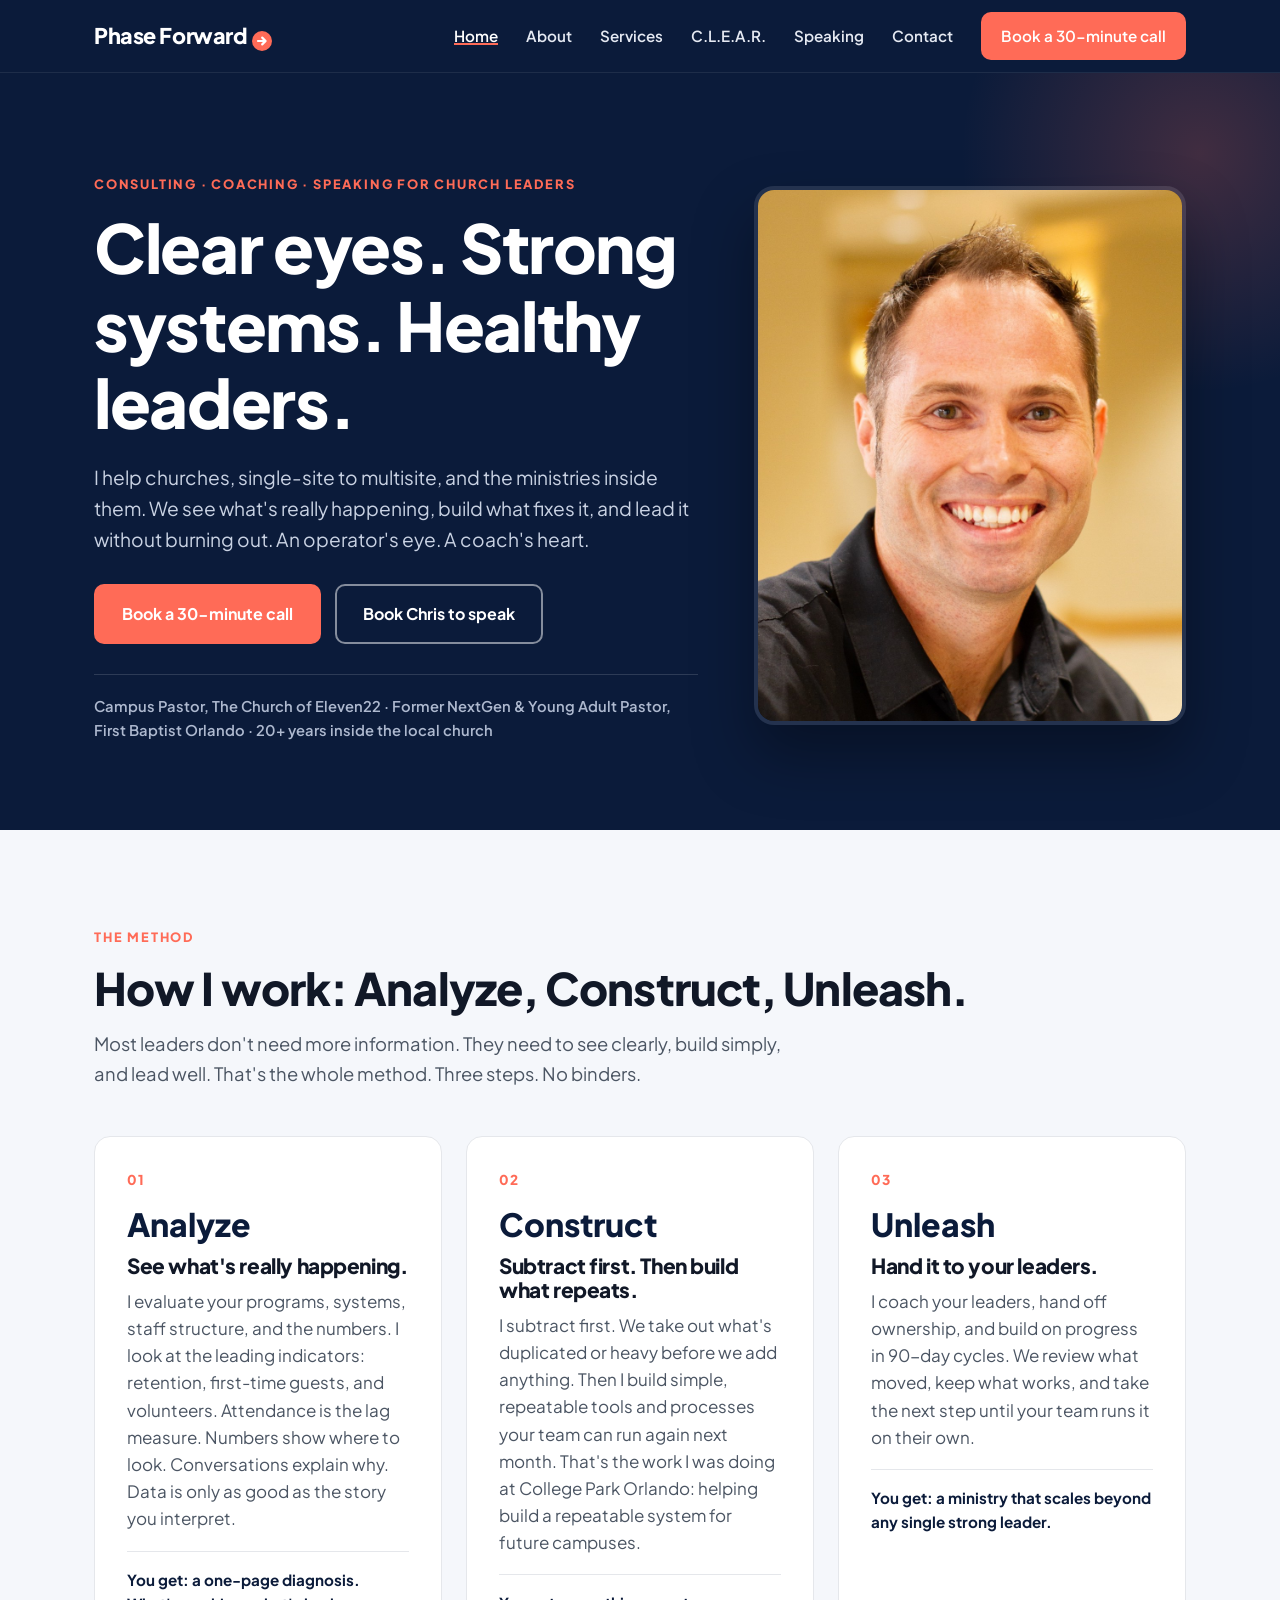
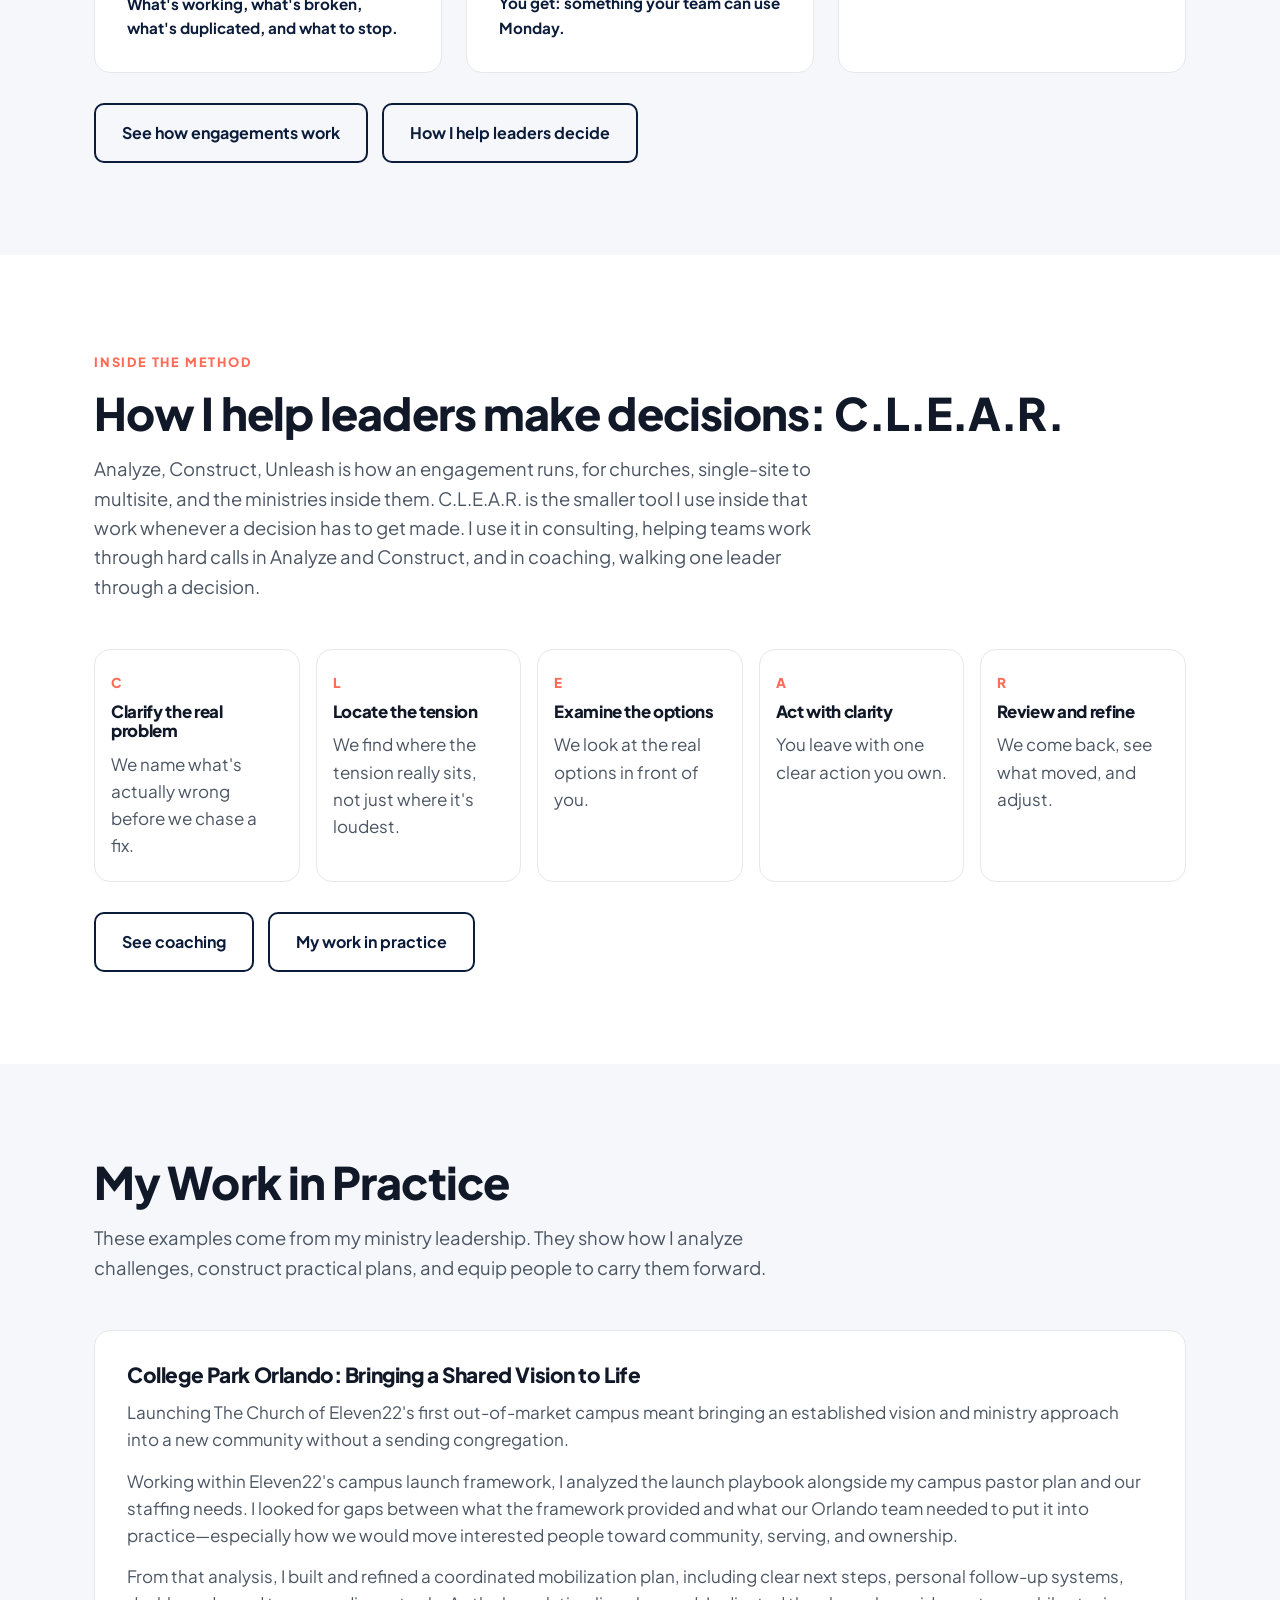
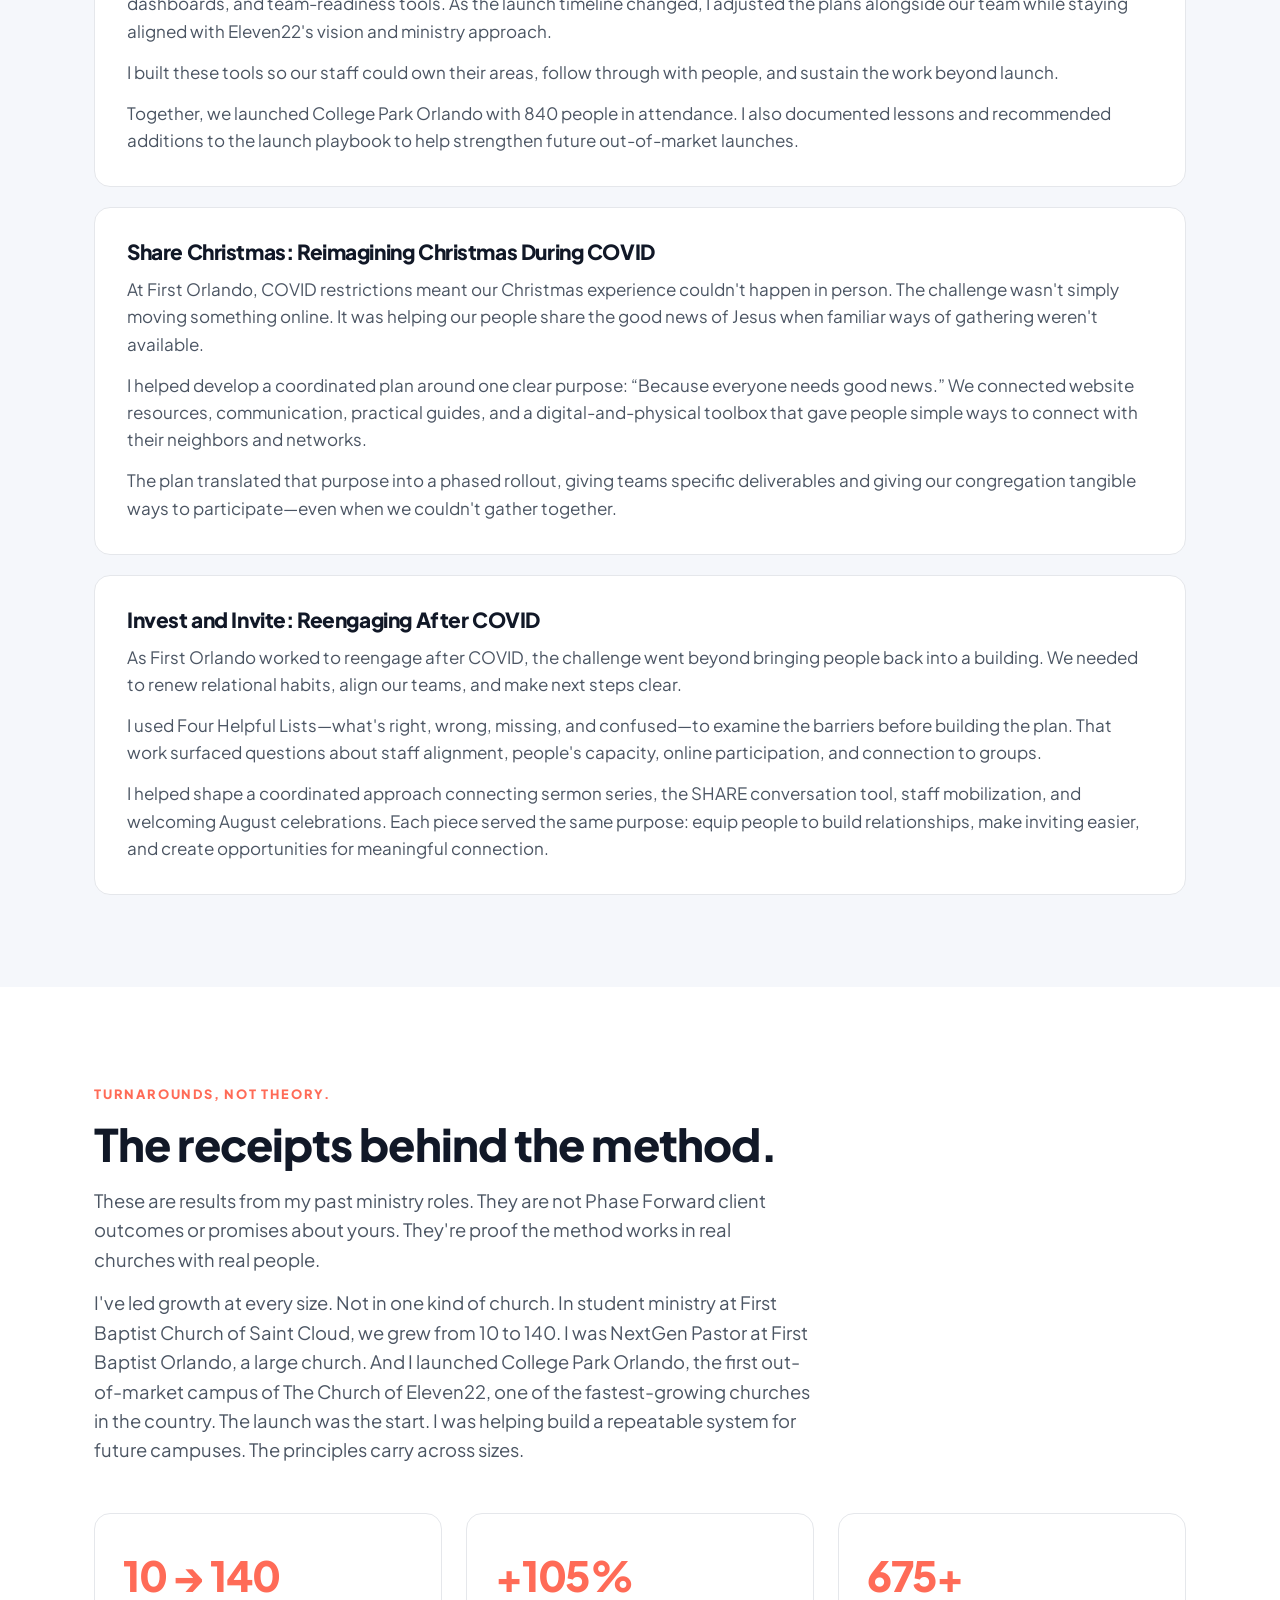
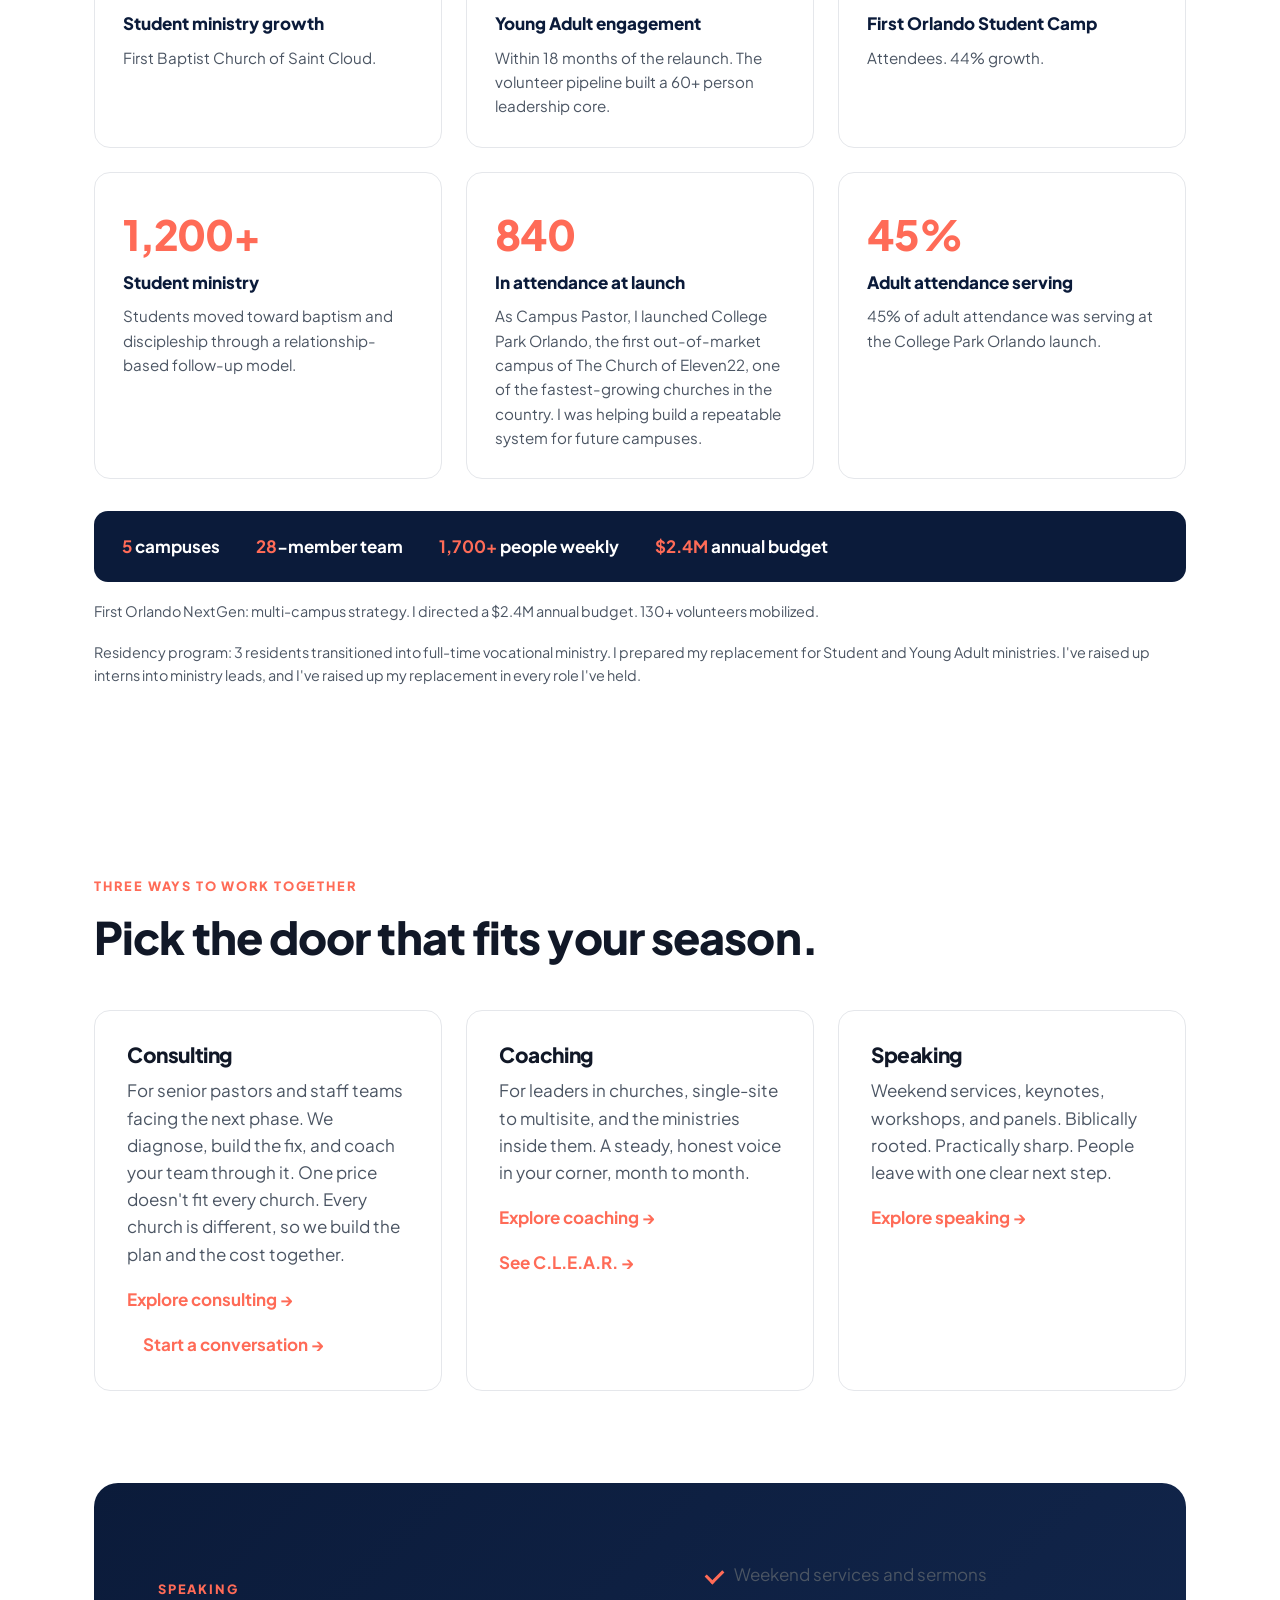
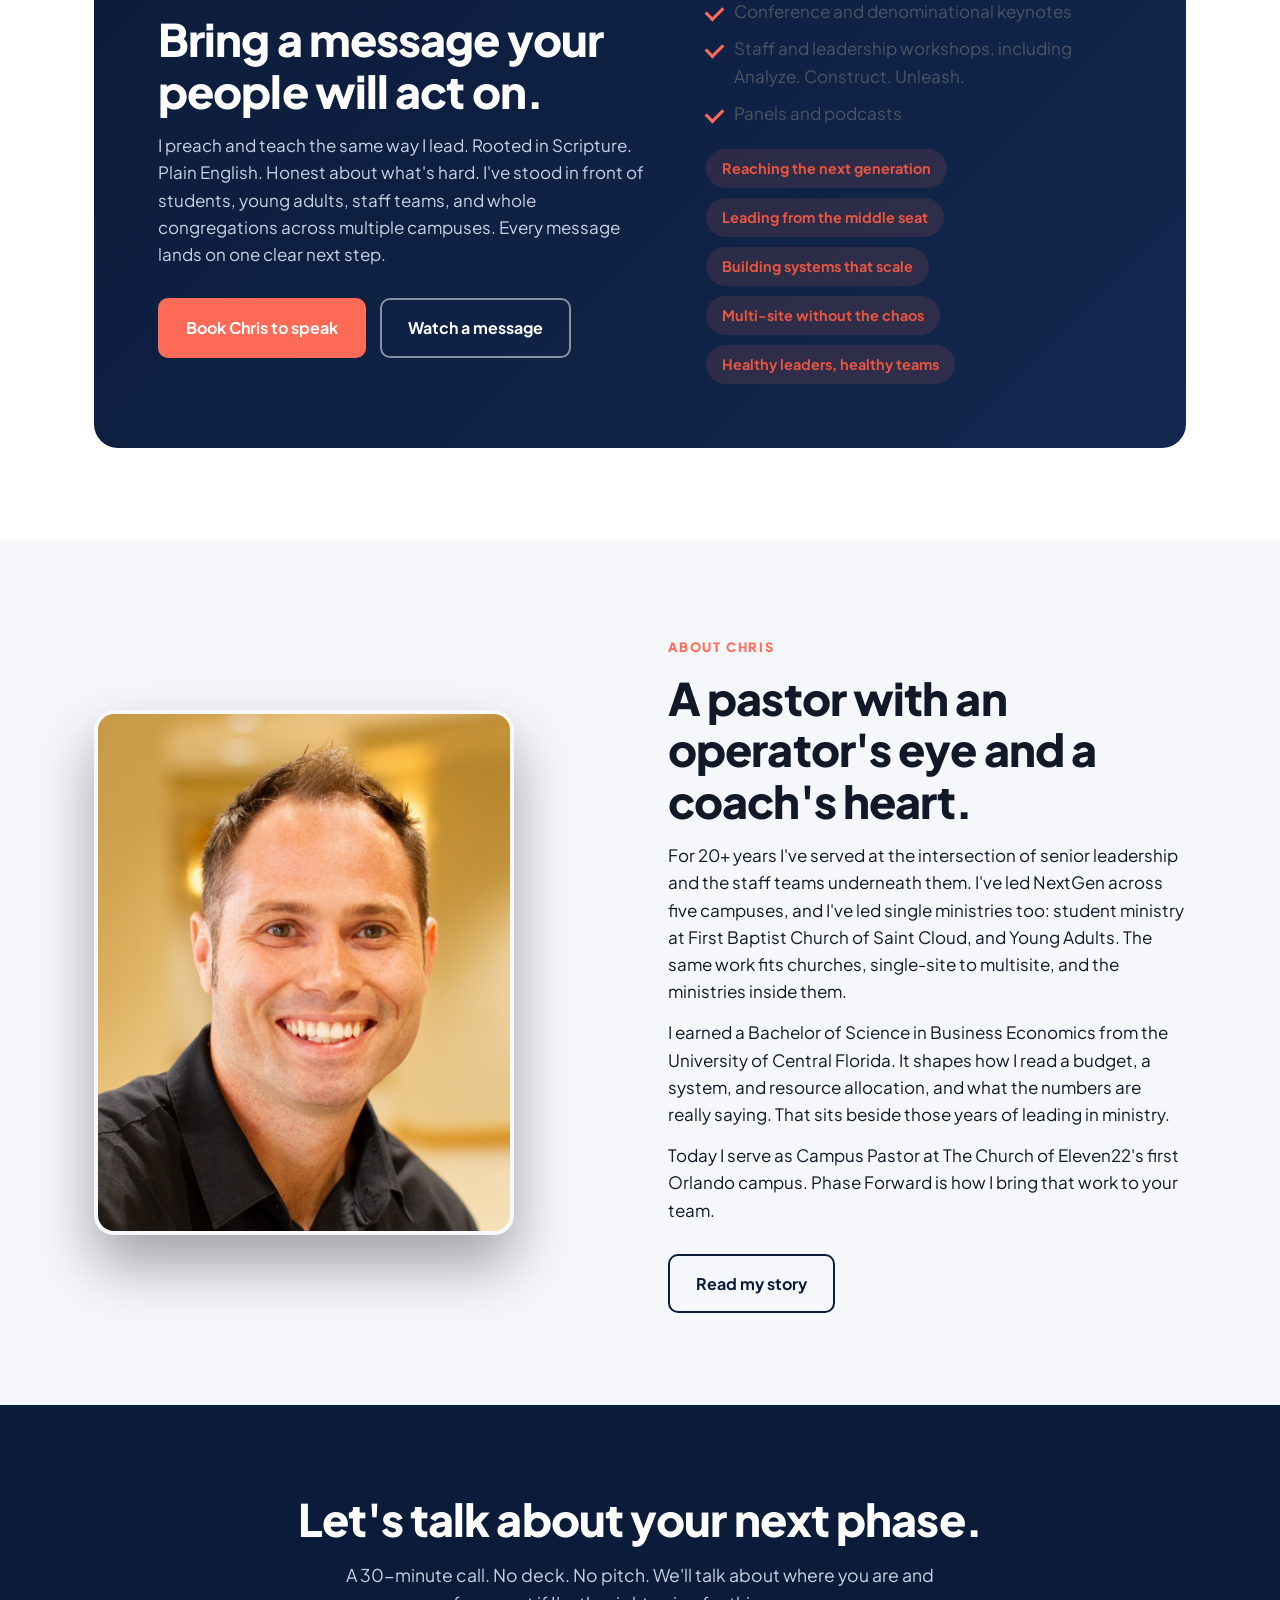
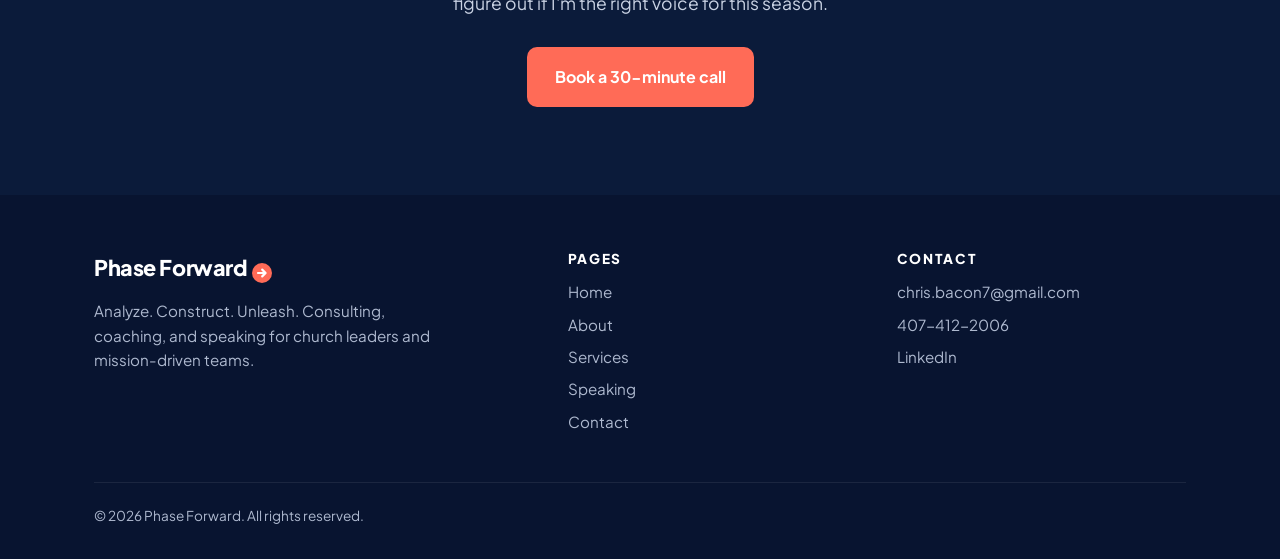
<file: index.html>
<!DOCTYPE html>
<html lang="en"><head><meta charset="utf-8"><meta name="viewport" content="width=device-width,initial-scale=1">
<title>Phase Forward | Consulting, Coaching & Speaking for Church Leaders</title><meta name="description" content="Clear eyes. Strong systems. Healthy leaders. Chris Bacon helps churches, single-site to multisite, and the ministries inside them analyze, construct, and unleash.">
<link rel="preconnect" href="https://fonts.googleapis.com"><link rel="preconnect" href="https://fonts.gstatic.com" crossorigin>
<link href="https://fonts.googleapis.com/css2?family=Plus+Jakarta+Sans:wght@400;500;600;700;800&display=swap" rel="stylesheet">
<link rel="stylesheet" href="css/site.css">
<link rel="icon" href="data:image/svg+xml,<svg viewBox='0 0 20 20' xmlns='http://www.w3.org/2000/svg'><circle cx='10' cy='10' r='10' fill='%23FF6B57'/><path d='M6 10h7.2M10.2 6.6 13.6 10l-3.4 3.4' stroke='%23fff' stroke-width='2.2' fill='none' stroke-linecap='round' stroke-linejoin='round'/></svg>">
</head><body>
<header class="site-header"><div class="container nav"><a href="index.html" class="wordmark" aria-label="Phase Forward home">Phase Forward<svg viewBox="0 0 20 20" aria-hidden="true"><circle cx="10" cy="10" r="10" fill="#FF6B57"/><path d="M6 10h7.2M10.2 6.6 13.6 10l-3.4 3.4" stroke="#fff" stroke-width="2.2" fill="none" stroke-linecap="round" stroke-linejoin="round"/></svg></a>
<button class="nav-toggle" aria-label="Open menu" aria-expanded="false"><span></span><span></span><span></span></button>
<ul class="nav-links"><li><a href="index.html" class="active">Home</a></li><li><a href="about.html">About</a></li><li><a href="services.html">Services</a></li><li><a href="index.html#clear">C.L.E.A.R.</a></li><li><a href="speaking.html">Speaking</a></li><li><a href="contact.html">Contact</a></li><li><a class="btn btn-coral" href="contact.html">Book a 30-minute call</a></li></ul></div></header>
<main>

<section class="hero"><div class="container hero-grid"><div>
<span class="eyebrow">Consulting &middot; Coaching &middot; Speaking for church leaders</span>
<h1>Clear eyes. Strong systems. Healthy leaders.</h1>
<p class="sub">I help churches, single-site to multisite, and the ministries inside them. We see what's really happening, build what fixes it, and lead it without burning out. An operator's eye. A coach's heart.</p>
<div class="btn-row"><a class="btn btn-coral" href="contact.html">Book a 30-minute call</a><a class="btn btn-ghost" href="contact.html?interest=Speaking">Book Chris to speak</a></div>
<p class="credential">Campus Pastor, The Church of Eleven22 &middot; Former NextGen &amp; Young Adult Pastor, First Baptist Orlando &middot; 20+ years inside the local church</p></div>
<img class="headshot" src="images/headshot.jpg" alt="Chris Bacon, founder of Phase Forward"></div></section>

<section class="block soft" id="how-i-work"><div class="container">
<div class="section-head"><span class="eyebrow">The method</span><h2>How I work: Analyze, Construct, Unleash.</h2>
<p class="lead">Most leaders don't need more information. They need to see clearly, build simply, and lead well. That's the whole method. Three steps. No binders.</p></div>
<div class="grid-3">
<div class="card"><div class="step-num">01</div><div class="method-word">Analyze</div><h3>See what's really happening.</h3><p>I evaluate your programs, systems, staff structure, and the numbers. I look at the leading indicators: retention, first-time guests, and volunteers. Attendance is the lag measure. Numbers show where to look. Conversations explain why. Data is only as good as the story you interpret.</p><p class="tag">You get: a one-page diagnosis. What's working, what's broken, what's duplicated, and what to stop.</p></div>
<div class="card"><div class="step-num">02</div><div class="method-word">Construct</div><h3>Subtract first. Then build what repeats.</h3><p>I subtract first. We take out what's duplicated or heavy before we add anything. Then I build simple, repeatable tools and processes your team can run again next month. That's the work I was doing at College Park Orlando: helping build a repeatable system for future campuses.</p><p class="tag">You get: something your team can use Monday.</p></div>
<div class="card"><div class="step-num">03</div><div class="method-word">Unleash</div><h3>Hand it to your leaders.</h3><p>I coach your leaders, hand off ownership, and build on progress in 90-day cycles. We review what moved, keep what works, and take the next step until your team runs it on their own.</p><p class="tag">You get: a ministry that scales beyond any single strong leader.</p></div>
</div><div class="btn-row"><a class="btn btn-outline" href="services.html">See how engagements work</a><a class="btn btn-outline" href="#clear">How I help leaders decide</a></div></div></section>

<section class="block" id="clear"><div class="container">
<div class="section-head"><span class="eyebrow">Inside the method</span><h2>How I help leaders make decisions: C.L.E.A.R.</h2>
<p class="lead">Analyze, Construct, Unleash is how an engagement runs, for churches, single-site to multisite, and the ministries inside them. C.L.E.A.R. is the smaller tool I use inside that work whenever a decision has to get made. I use it in consulting, helping teams work through hard calls in Analyze and Construct, and in coaching, walking one leader through a decision.</p></div>
<div class="grid-5">
<div class="card"><div class="step-num">C</div><h3>Clarify the real problem</h3><p>We name what's actually wrong before we chase a fix.</p></div>
<div class="card"><div class="step-num">L</div><h3>Locate the tension</h3><p>We find where the tension really sits, not just where it's loudest.</p></div>
<div class="card"><div class="step-num">E</div><h3>Examine the options</h3><p>We look at the real options in front of you.</p></div>
<div class="card"><div class="step-num">A</div><h3>Act with clarity</h3><p>You leave with one clear action you own.</p></div>
<div class="card"><div class="step-num">R</div><h3>Review and refine</h3><p>We come back, see what moved, and adjust.</p></div>
</div>
<div class="btn-row"><a class="btn btn-outline" href="services.html#coaching">See coaching</a><a class="btn btn-outline" href="#my-work-in-practice">My work in practice</a></div></div></section>

<section class="block soft" id="my-work-in-practice" aria-labelledby="my-work-heading">
<div class="container">
<div class="section-head">
<h2 id="my-work-heading">My Work in Practice</h2>
<p class="lead">These examples come from my ministry leadership. They show how I analyze challenges, construct practical plans, and equip people to carry them forward.</p>
</div>
<div class="practice">
<article class="card" aria-labelledby="work-cpo">
<h3 id="work-cpo">College Park Orlando: Bringing a Shared Vision to Life</h3>
<p>Launching The Church of Eleven22's first out-of-market campus meant bringing an established vision and ministry approach into a new community without a sending congregation.</p>
<p>Working within Eleven22's campus launch framework, I analyzed the launch playbook alongside my campus pastor plan and our staffing needs. I looked for gaps between what the framework provided and what our Orlando team needed to put it into practice&mdash;especially how we would move interested people toward community, serving, and ownership.</p>
<p>From that analysis, I built and refined a coordinated mobilization plan, including clear next steps, personal follow-up systems, dashboards, and team-readiness tools. As the launch timeline changed, I adjusted the plans alongside our team while staying aligned with Eleven22's vision and ministry approach.</p>
<p>I built these tools so our staff could own their areas, follow through with people, and sustain the work beyond launch.</p>
<p>Together, we launched College Park Orlando with 840 people in attendance. I also documented lessons and recommended additions to the launch playbook to help strengthen future out-of-market launches.</p>
</article>
<article class="card" aria-labelledby="work-christmas">
<h3 id="work-christmas">Share Christmas: Reimagining Christmas During COVID</h3>
<p>At First Orlando, COVID restrictions meant our Christmas experience couldn't happen in person. The challenge wasn't simply moving something online. It was helping our people share the good news of Jesus when familiar ways of gathering weren't available.</p>
<p>I helped develop a coordinated plan around one clear purpose: &ldquo;Because everyone needs good news.&rdquo; We connected website resources, communication, practical guides, and a digital-and-physical toolbox that gave people simple ways to connect with their neighbors and networks.</p>
<p>The plan translated that purpose into a phased rollout, giving teams specific deliverables and giving our congregation tangible ways to participate&mdash;even when we couldn't gather together.</p>
</article>
<article class="card" aria-labelledby="work-invest">
<h3 id="work-invest">Invest and Invite: Reengaging After COVID</h3>
<p>As First Orlando worked to reengage after COVID, the challenge went beyond bringing people back into a building. We needed to renew relational habits, align our teams, and make next steps clear.</p>
<p>I used Four Helpful Lists&mdash;what's right, wrong, missing, and confused&mdash;to examine the barriers before building the plan. That work surfaced questions about staff alignment, people's capacity, online participation, and connection to groups.</p>
<p>I helped shape a coordinated approach connecting sermon series, the SHARE conversation tool, staff mobilization, and welcoming August celebrations. Each piece served the same purpose: equip people to build relationships, make inviting easier, and create opportunities for meaningful connection.</p>
</article>
</div>
</div></section>

<section class="block"><div class="container">
<div class="section-head"><span class="eyebrow">Turnarounds, not theory.</span><h2>The receipts behind the method.</h2>
<p class="lead">These are results from my past ministry roles. They are not Phase Forward client outcomes or promises about yours. They're proof the method works in real churches with real people.</p>
<p class="lead">I've led growth at every size. Not in one kind of church. In student ministry at First Baptist Church of Saint Cloud, we grew from 10 to 140. I was NextGen Pastor at First Baptist Orlando, a large church. And I launched College Park Orlando, the first out-of-market campus of The Church of Eleven22, one of the fastest-growing churches in the country. The launch was the start. I was helping build a repeatable system for future campuses. The principles carry across sizes.</p></div>
<div class="grid-3" style="margin-bottom:20px">
<div class="stat"><div class="num">10 &rarr; 140</div><div class="lbl">Student ministry growth</div><p>First Baptist Church of Saint Cloud.</p></div>
<div class="stat"><div class="num">+105%</div><div class="lbl">Young Adult engagement</div><p>Within 18 months of the relaunch. The volunteer pipeline built a 60+ person leadership core.</p></div>
<div class="stat"><div class="num">675+</div><div class="lbl">First Orlando Student Camp</div><p>Attendees. 44% growth.</p></div>
<div class="stat"><div class="num">1,200+</div><div class="lbl">Student ministry</div><p>Students moved toward baptism and discipleship through a relationship-based follow-up model.</p></div>
<div class="stat"><div class="num">840</div><div class="lbl">In attendance at launch</div><p>As Campus Pastor, I launched College Park Orlando, the first out-of-market campus of The Church of Eleven22, one of the fastest-growing churches in the country. I was helping build a repeatable system for future campuses.</p></div>
<div class="stat"><div class="num">45%</div><div class="lbl">Adult attendance serving</div><p>45% of adult attendance was serving at the College Park Orlando launch.</p></div>
</div>
<div class="scope"><span><b>5</b> campuses</span><span><b>28</b>-member team</span><span><b>1,700+</b> people weekly</span><span><b>$2.4M</b> annual budget</span></div>
<p class="note">First Orlando NextGen: multi-campus strategy. I directed a $2.4M annual budget. 130+ volunteers mobilized.</p>
<p class="note">Residency program: 3 residents transitioned into full-time vocational ministry. I prepared my replacement for Student and Young Adult ministries. I've raised up interns into ministry leads, and I've raised up my replacement in every role I've held.</p></div></section>

<section class="block"><div class="container">
<div class="section-head"><span class="eyebrow">Three ways to work together</span><h2>Pick the door that fits your season.</h2></div>
<div class="grid-3">
<div class="card"><h3>Consulting</h3><p>For senior pastors and staff teams facing the next phase. We diagnose, build the fix, and coach your team through it. One price doesn't fit every church. Every church is different, so we build the plan and the cost together.</p><a class="more" href="services.html#consulting">Explore consulting &rarr;</a><a class="more" href="contact.html" style="margin-left:16px">Start a conversation &rarr;</a></div>
<div class="card"><h3>Coaching</h3><p>For leaders in churches, single-site to multisite, and the ministries inside them. A steady, honest voice in your corner, month to month.</p><a class="more" href="services.html#coaching">Explore coaching &rarr;</a> <a class="more" href="#clear">See C.L.E.A.R. &rarr;</a></div>
<div class="card"><h3>Speaking</h3><p>Weekend services, keynotes, workshops, and panels. Biblically rooted. Practically sharp. People leave with one clear next step.</p><a class="more" href="speaking.html">Explore speaking &rarr;</a></div>
</div></div></section>

<section class="block" style="padding-top:0"><div class="container"><div class="speak-feature"><div>
<span class="eyebrow">Speaking</span><h2>Bring a message your people will act on.</h2>
<p>I preach and teach the same way I lead. Rooted in Scripture. Plain English. Honest about what's hard. I've stood in front of students, young adults, staff teams, and whole congregations across multiple campuses. Every message lands on one clear next step.</p>
<div class="btn-row"><a class="btn btn-coral" href="contact.html?interest=Speaking">Book Chris to speak</a><a class="btn btn-ghost" href="https://www.youtube.com/results?search_query=Pastor+Chris+Bacon+sermon" target="_blank" rel="noopener">Watch a message</a></div></div>
<div><ul class="checks"><li>Weekend services and sermons</li><li>Conference and denominational keynotes</li><li>Staff and leadership workshops, including Analyze. Construct. Unleash.</li><li>Panels and podcasts</li></ul>
<div class="pills"><span class="pill">Reaching the next generation</span><span class="pill">Leading from the middle seat</span><span class="pill">Building systems that scale</span><span class="pill">Multi-site without the chaos</span><span class="pill">Healthy leaders, healthy teams</span></div></div>
</div></div></section>

<section class="block soft"><div class="container split">
<img class="headshot" style="max-width:420px" src="images/headshot.jpg" alt="Chris Bacon">
<div><span class="eyebrow">About Chris</span><h2>A pastor with an operator's eye and a coach's heart.</h2>
<p>For 20+ years I've served at the intersection of senior leadership and the staff teams underneath them. I've led NextGen across five campuses, and I've led single ministries too: student ministry at First Baptist Church of Saint Cloud, and Young Adults. The same work fits churches, single-site to multisite, and the ministries inside them.</p>
<p>I earned a Bachelor of Science in Business Economics from the University of Central Florida. It shapes how I read a budget, a system, and resource allocation, and what the numbers are really saying. That sits beside those years of leading in ministry.</p>
<p>Today I serve as Campus Pastor at The Church of Eleven22's first Orlando campus. Phase Forward is how I bring that work to your team.</p>
<div class="btn-row"><a class="btn btn-outline" href="about.html">Read my story</a></div></div></div></section>
<section class="cta-band"><div class="container"><h2>Let's talk about your next phase.</h2><p>A 30-minute call. No deck. No pitch. We'll talk about where you are and figure out if I'm the right voice for this season.</p><div class="btn-row"><a class="btn btn-coral" href="contact.html">Book a 30-minute call</a></div></div></section></main>
<footer><div class="container"><div class="foot-grid">
<div><a href="index.html" class="wordmark" aria-label="Phase Forward home">Phase Forward<svg viewBox="0 0 20 20" aria-hidden="true"><circle cx="10" cy="10" r="10" fill="#FF6B57"/><path d="M6 10h7.2M10.2 6.6 13.6 10l-3.4 3.4" stroke="#fff" stroke-width="2.2" fill="none" stroke-linecap="round" stroke-linejoin="round"/></svg></a><p style="margin-top:14px;max-width:340px">Analyze. Construct. Unleash. Consulting, coaching, and speaking for church leaders and mission-driven teams.</p></div>
<div><h4>Pages</h4><ul><li><a href="index.html">Home</a></li><li><a href="about.html">About</a></li><li><a href="services.html">Services</a></li><li><a href="speaking.html">Speaking</a></li><li><a href="contact.html">Contact</a></li></ul></div>
<div><h4>Contact</h4><ul><li><a href="mailto:chris.bacon7@gmail.com">chris.bacon7@gmail.com</a></li><li><a href="tel:+14074122006">407-412-2006</a></li><li><a href="https://www.linkedin.com/in/chris-bacon-887983176" target="_blank" rel="noopener">LinkedIn</a></li></ul></div>
</div><div class="foot-bottom">&copy; <span id="year">2026</span> Phase Forward. All rights reserved.</div></div></footer>
<script src="js/site.js"></script></body></html>
</file>
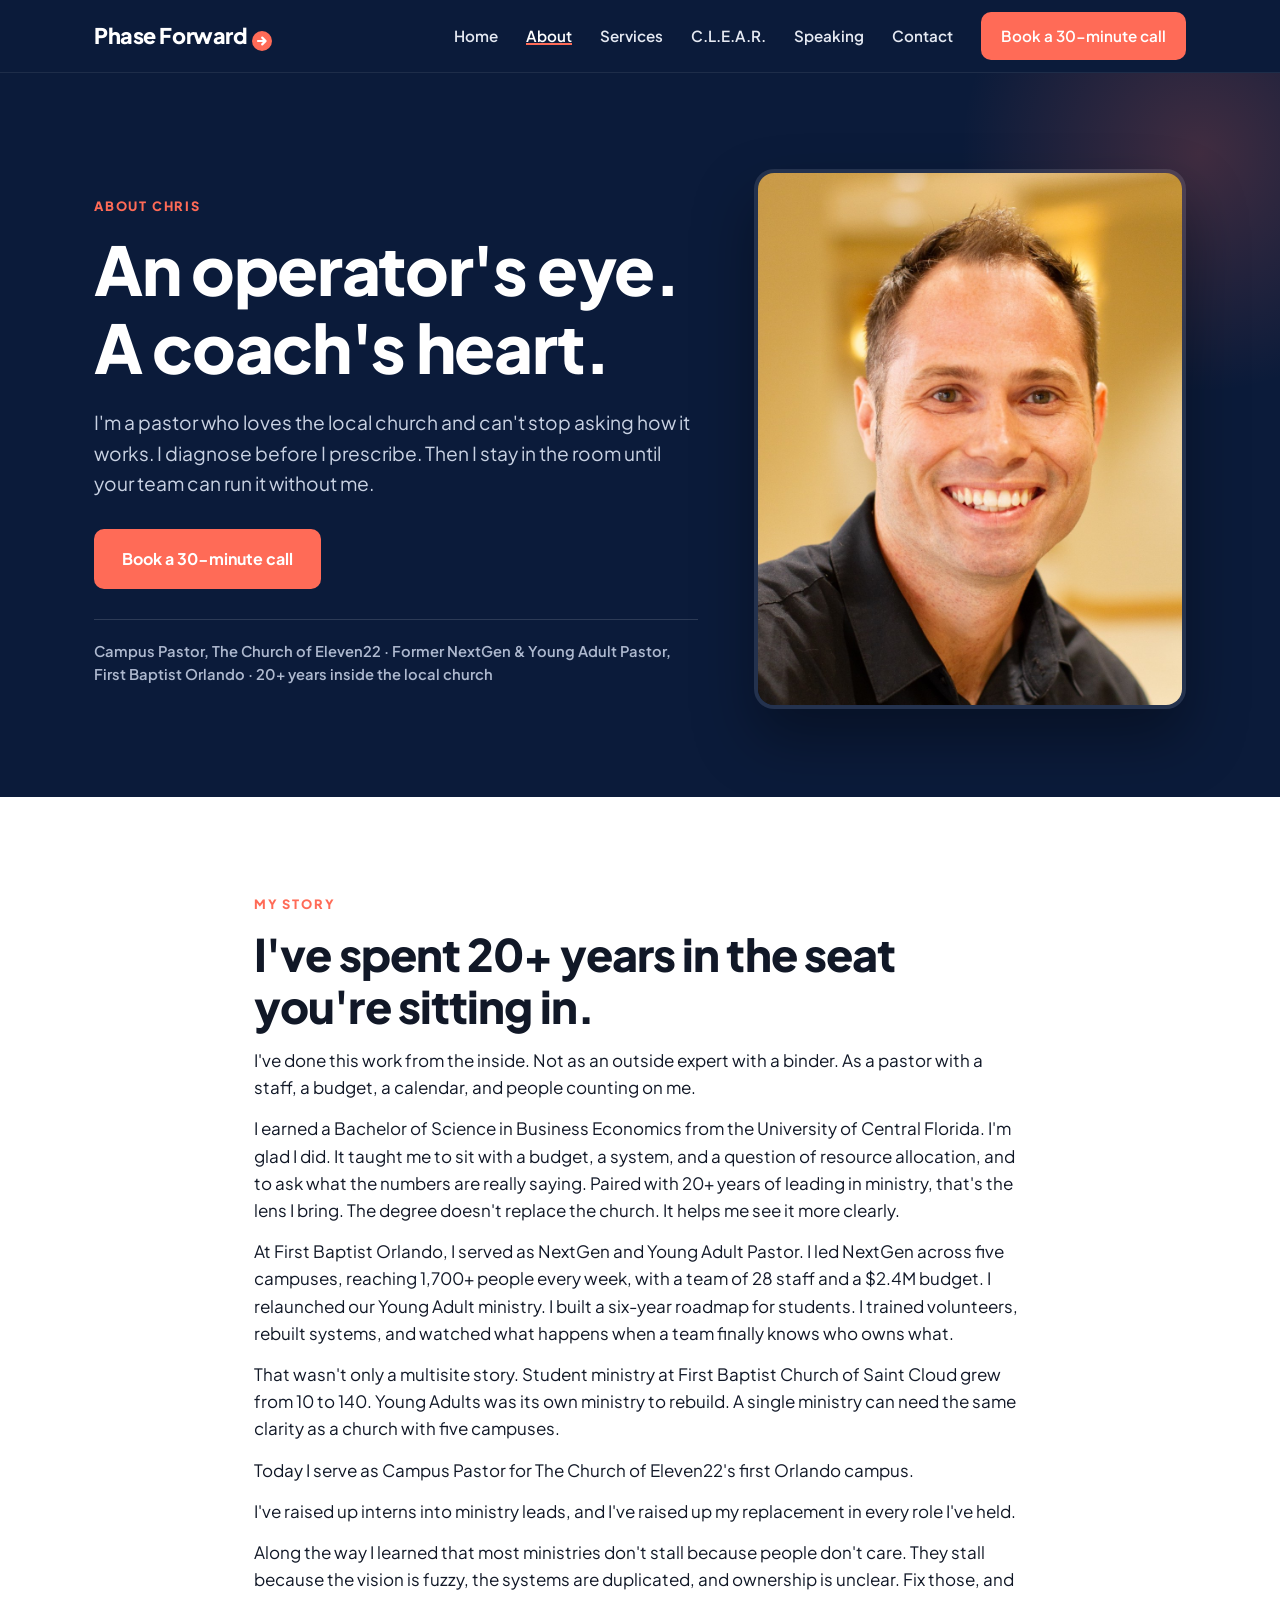
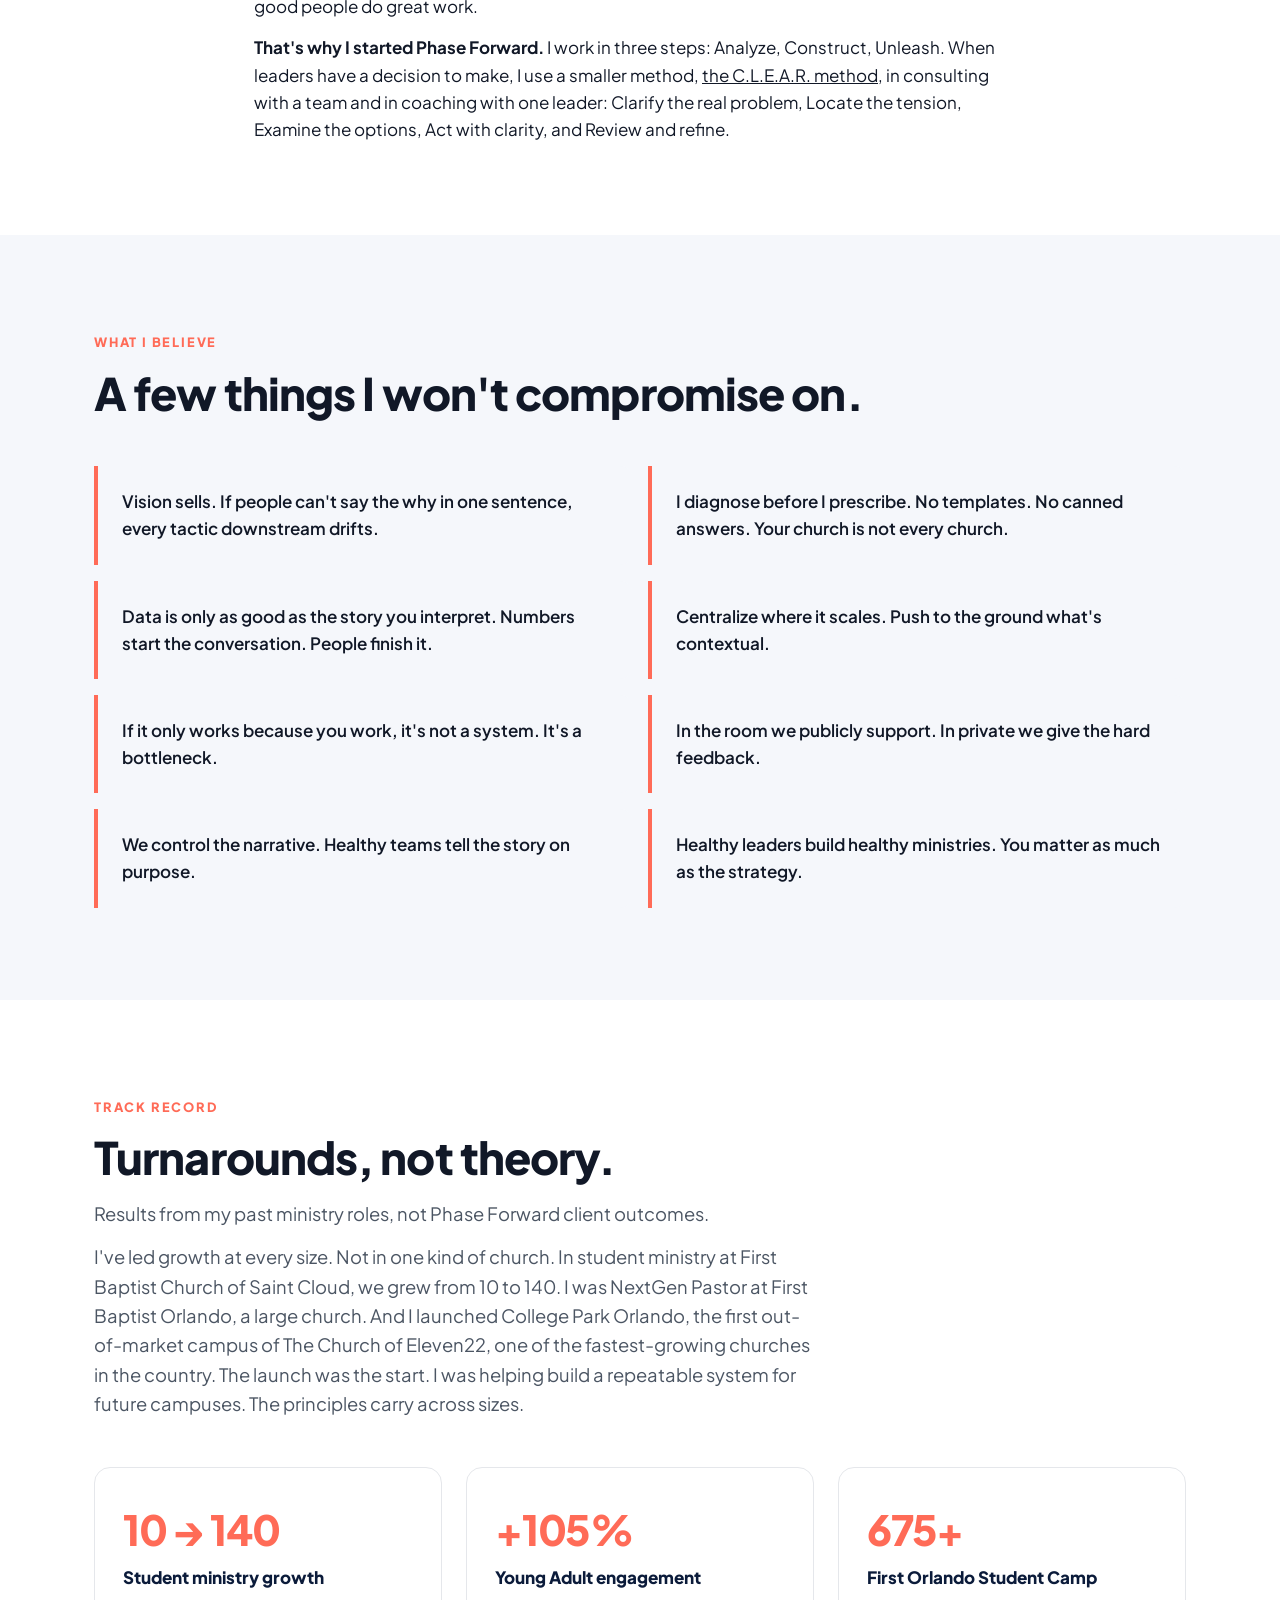
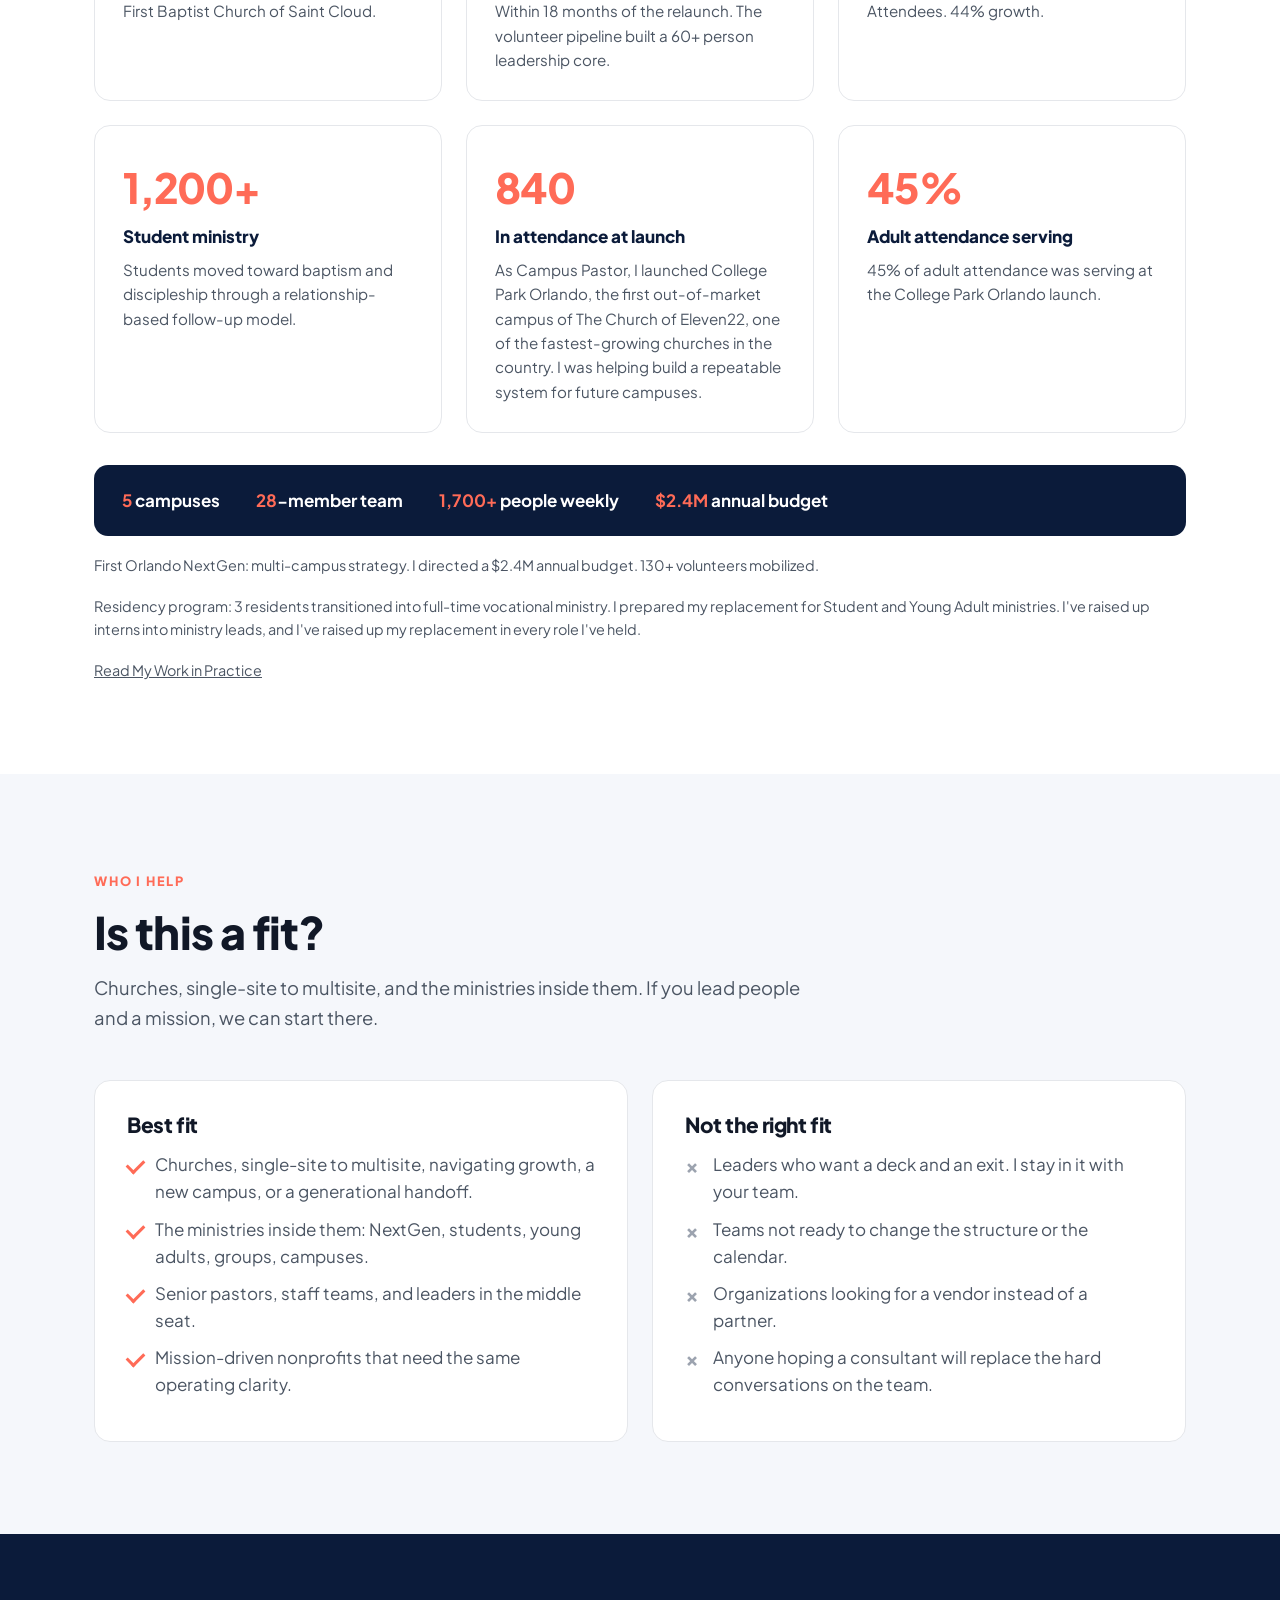
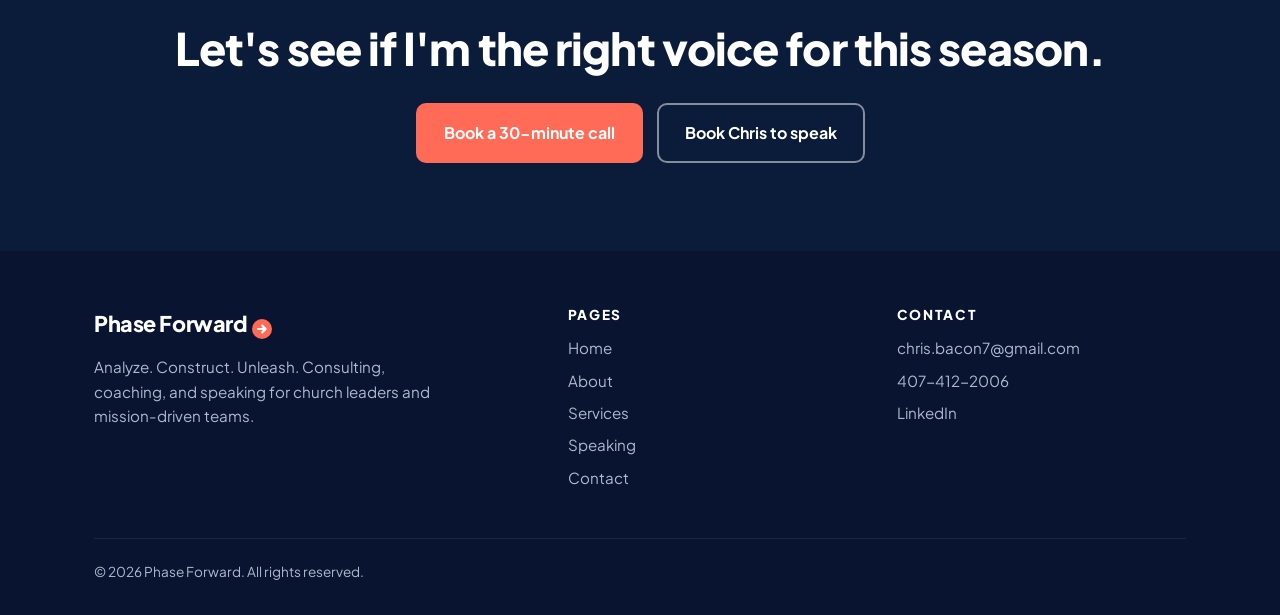
<file: about.html>
<!DOCTYPE html>
<html lang="en"><head><meta charset="utf-8"><meta name="viewport" content="width=device-width,initial-scale=1">
<title>About Chris Bacon | Phase Forward</title><meta name="description" content="Chris Bacon is a Campus Pastor at The Church of Eleven22 with 20+ years inside the local church. An operator's eye. A coach's heart.">
<link rel="preconnect" href="https://fonts.googleapis.com"><link rel="preconnect" href="https://fonts.gstatic.com" crossorigin>
<link href="https://fonts.googleapis.com/css2?family=Plus+Jakarta+Sans:wght@400;500;600;700;800&display=swap" rel="stylesheet">
<link rel="stylesheet" href="css/site.css">
<link rel="icon" href="data:image/svg+xml,<svg viewBox='0 0 20 20' xmlns='http://www.w3.org/2000/svg'><circle cx='10' cy='10' r='10' fill='%23FF6B57'/><path d='M6 10h7.2M10.2 6.6 13.6 10l-3.4 3.4' stroke='%23fff' stroke-width='2.2' fill='none' stroke-linecap='round' stroke-linejoin='round'/></svg>">
</head><body>
<header class="site-header"><div class="container nav"><a href="index.html" class="wordmark" aria-label="Phase Forward home">Phase Forward<svg viewBox="0 0 20 20" aria-hidden="true"><circle cx="10" cy="10" r="10" fill="#FF6B57"/><path d="M6 10h7.2M10.2 6.6 13.6 10l-3.4 3.4" stroke="#fff" stroke-width="2.2" fill="none" stroke-linecap="round" stroke-linejoin="round"/></svg></a>
<button class="nav-toggle" aria-label="Open menu" aria-expanded="false"><span></span><span></span><span></span></button>
<ul class="nav-links"><li><a href="index.html">Home</a></li><li><a href="about.html" class="active">About</a></li><li><a href="services.html">Services</a></li><li><a href="index.html#clear">C.L.E.A.R.</a></li><li><a href="speaking.html">Speaking</a></li><li><a href="contact.html">Contact</a></li><li><a class="btn btn-coral" href="contact.html">Book a 30-minute call</a></li></ul></div></header>
<main>

<section class="hero"><div class="container hero-grid"><div>
<span class="eyebrow">About Chris</span><h1>An operator's eye. A coach's heart.</h1>
<p class="sub">I'm a pastor who loves the local church and can't stop asking how it works. I diagnose before I prescribe. Then I stay in the room until your team can run it without me.</p>
<div class="btn-row"><a class="btn btn-coral" href="contact.html">Book a 30-minute call</a></div><p class="credential">Campus Pastor, The Church of Eleven22 &middot; Former NextGen &amp; Young Adult Pastor, First Baptist Orlando &middot; 20+ years inside the local church</p></div>
<img class="headshot" src="images/headshot.jpg" alt="Chris Bacon"></div></section>

<section class="block"><div class="container" style="max-width:820px">
<span class="eyebrow">My story</span><h2>I've spent 20+ years in the seat you're sitting in.</h2>
<p>I've done this work from the inside. Not as an outside expert with a binder. As a pastor with a staff, a budget, a calendar, and people counting on me.</p>
<p>I earned a Bachelor of Science in Business Economics from the University of Central Florida. I'm glad I did. It taught me to sit with a budget, a system, and a question of resource allocation, and to ask what the numbers are really saying. Paired with 20+ years of leading in ministry, that's the lens I bring. The degree doesn't replace the church. It helps me see it more clearly.</p>
<p>At First Baptist Orlando, I served as NextGen and Young Adult Pastor. I led NextGen across five campuses, reaching 1,700+ people every week, with a team of 28 staff and a $2.4M budget. I relaunched our Young Adult ministry. I built a six-year roadmap for students. I trained volunteers, rebuilt systems, and watched what happens when a team finally knows who owns what.</p>
<p>That wasn't only a multisite story. Student ministry at First Baptist Church of Saint Cloud grew from 10 to 140. Young Adults was its own ministry to rebuild. A single ministry can need the same clarity as a church with five campuses.</p>
<p>Today I serve as Campus Pastor for The Church of Eleven22's first Orlando campus.</p>
<p>I've raised up interns into ministry leads, and I've raised up my replacement in every role I've held.</p>
<p>Along the way I learned that most ministries don't stall because people don't care. They stall because the vision is fuzzy, the systems are duplicated, and ownership is unclear. Fix those, and good people do great work.</p>
<p><strong>That's why I started Phase Forward.</strong> I work in three steps: Analyze, Construct, Unleash. When leaders have a decision to make, I use a smaller method, <a href="index.html#clear">the C.L.E.A.R. method</a>, in consulting with a team and in coaching with one leader: Clarify the real problem, Locate the tension, Examine the options, Act with clarity, and Review and refine.</p></div></section>

<section class="block soft"><div class="container">
<div class="section-head"><span class="eyebrow">What I believe</span><h2>A few things I won't compromise on.</h2></div>
<div class="beliefs">
<div>Vision sells. If people can't say the why in one sentence, every tactic downstream drifts.</div>
<div>I diagnose before I prescribe. No templates. No canned answers. Your church is not every church.</div>
<div>Data is only as good as the story you interpret. Numbers start the conversation. People finish it.</div>
<div>Centralize where it scales. Push to the ground what's contextual.</div>
<div>If it only works because you work, it's not a system. It's a bottleneck.</div>
<div>In the room we publicly support. In private we give the hard feedback.</div>
<div>We control the narrative. Healthy teams tell the story on purpose.</div>
<div>Healthy leaders build healthy ministries. You matter as much as the strategy.</div>
</div></div></section>

<section class="block"><div class="container">
<div class="section-head"><span class="eyebrow">Track record</span><h2>Turnarounds, not theory.</h2><p class="lead">Results from my past ministry roles, not Phase Forward client outcomes.</p>
<p class="lead">I've led growth at every size. Not in one kind of church. In student ministry at First Baptist Church of Saint Cloud, we grew from 10 to 140. I was NextGen Pastor at First Baptist Orlando, a large church. And I launched College Park Orlando, the first out-of-market campus of The Church of Eleven22, one of the fastest-growing churches in the country. The launch was the start. I was helping build a repeatable system for future campuses. The principles carry across sizes.</p></div>
<div class="grid-3" style="margin-bottom:20px">
<div class="stat"><div class="num">10 &rarr; 140</div><div class="lbl">Student ministry growth</div><p>First Baptist Church of Saint Cloud.</p></div>
<div class="stat"><div class="num">+105%</div><div class="lbl">Young Adult engagement</div><p>Within 18 months of the relaunch. The volunteer pipeline built a 60+ person leadership core.</p></div>
<div class="stat"><div class="num">675+</div><div class="lbl">First Orlando Student Camp</div><p>Attendees. 44% growth.</p></div>
<div class="stat"><div class="num">1,200+</div><div class="lbl">Student ministry</div><p>Students moved toward baptism and discipleship through a relationship-based follow-up model.</p></div>
<div class="stat"><div class="num">840</div><div class="lbl">In attendance at launch</div><p>As Campus Pastor, I launched College Park Orlando, the first out-of-market campus of The Church of Eleven22, one of the fastest-growing churches in the country. I was helping build a repeatable system for future campuses.</p></div>
<div class="stat"><div class="num">45%</div><div class="lbl">Adult attendance serving</div><p>45% of adult attendance was serving at the College Park Orlando launch.</p></div>
</div>
<div class="scope"><span><b>5</b> campuses</span><span><b>28</b>-member team</span><span><b>1,700+</b> people weekly</span><span><b>$2.4M</b> annual budget</span></div>
<p class="note">First Orlando NextGen: multi-campus strategy. I directed a $2.4M annual budget. 130+ volunteers mobilized.</p>
<p class="note">Residency program: 3 residents transitioned into full-time vocational ministry. I prepared my replacement for Student and Young Adult ministries. I've raised up interns into ministry leads, and I've raised up my replacement in every role I've held.</p>
<p class="note"><a class="more" href="index.html#my-work-in-practice">Read My Work in Practice</a></p></div></section>

<section class="block soft"><div class="container">
<div class="section-head"><span class="eyebrow">Who I help</span><h2>Is this a fit?</h2>
<p class="lead">Churches, single-site to multisite, and the ministries inside them. If you lead people and a mission, we can start there.</p></div><div class="grid-2">
<div class="card"><h3>Best fit</h3><ul class="checks">
<li>Churches, single-site to multisite, navigating growth, a new campus, or a generational handoff.</li>
<li>The ministries inside them: NextGen, students, young adults, groups, campuses.</li>
<li>Senior pastors, staff teams, and leaders in the middle seat.</li>
<li>Mission-driven nonprofits that need the same operating clarity.</li></ul></div>
<div class="card"><h3>Not the right fit</h3><ul class="checks xs">
<li>Leaders who want a deck and an exit. I stay in it with your team.</li>
<li>Teams not ready to change the structure or the calendar.</li>
<li>Organizations looking for a vendor instead of a partner.</li>
<li>Anyone hoping a consultant will replace the hard conversations on the team.</li></ul></div></div></div></section>
<section class="cta-band"><div class="container"><h2>Let's see if I'm the right voice for this season.</h2><div class="btn-row"><a class="btn btn-coral" href="contact.html">Book a 30-minute call</a><a class="btn btn-ghost" href="contact.html?interest=Speaking">Book Chris to speak</a></div></div></section></main>
<footer><div class="container"><div class="foot-grid">
<div><a href="index.html" class="wordmark" aria-label="Phase Forward home">Phase Forward<svg viewBox="0 0 20 20" aria-hidden="true"><circle cx="10" cy="10" r="10" fill="#FF6B57"/><path d="M6 10h7.2M10.2 6.6 13.6 10l-3.4 3.4" stroke="#fff" stroke-width="2.2" fill="none" stroke-linecap="round" stroke-linejoin="round"/></svg></a><p style="margin-top:14px;max-width:340px">Analyze. Construct. Unleash. Consulting, coaching, and speaking for church leaders and mission-driven teams.</p></div>
<div><h4>Pages</h4><ul><li><a href="index.html">Home</a></li><li><a href="about.html">About</a></li><li><a href="services.html">Services</a></li><li><a href="speaking.html">Speaking</a></li><li><a href="contact.html">Contact</a></li></ul></div>
<div><h4>Contact</h4><ul><li><a href="mailto:chris.bacon7@gmail.com">chris.bacon7@gmail.com</a></li><li><a href="tel:+14074122006">407-412-2006</a></li><li><a href="https://www.linkedin.com/in/chris-bacon-887983176" target="_blank" rel="noopener">LinkedIn</a></li></ul></div>
</div><div class="foot-bottom">&copy; <span id="year">2026</span> Phase Forward. All rights reserved.</div></div></footer>
<script src="js/site.js"></script></body></html>
</file>
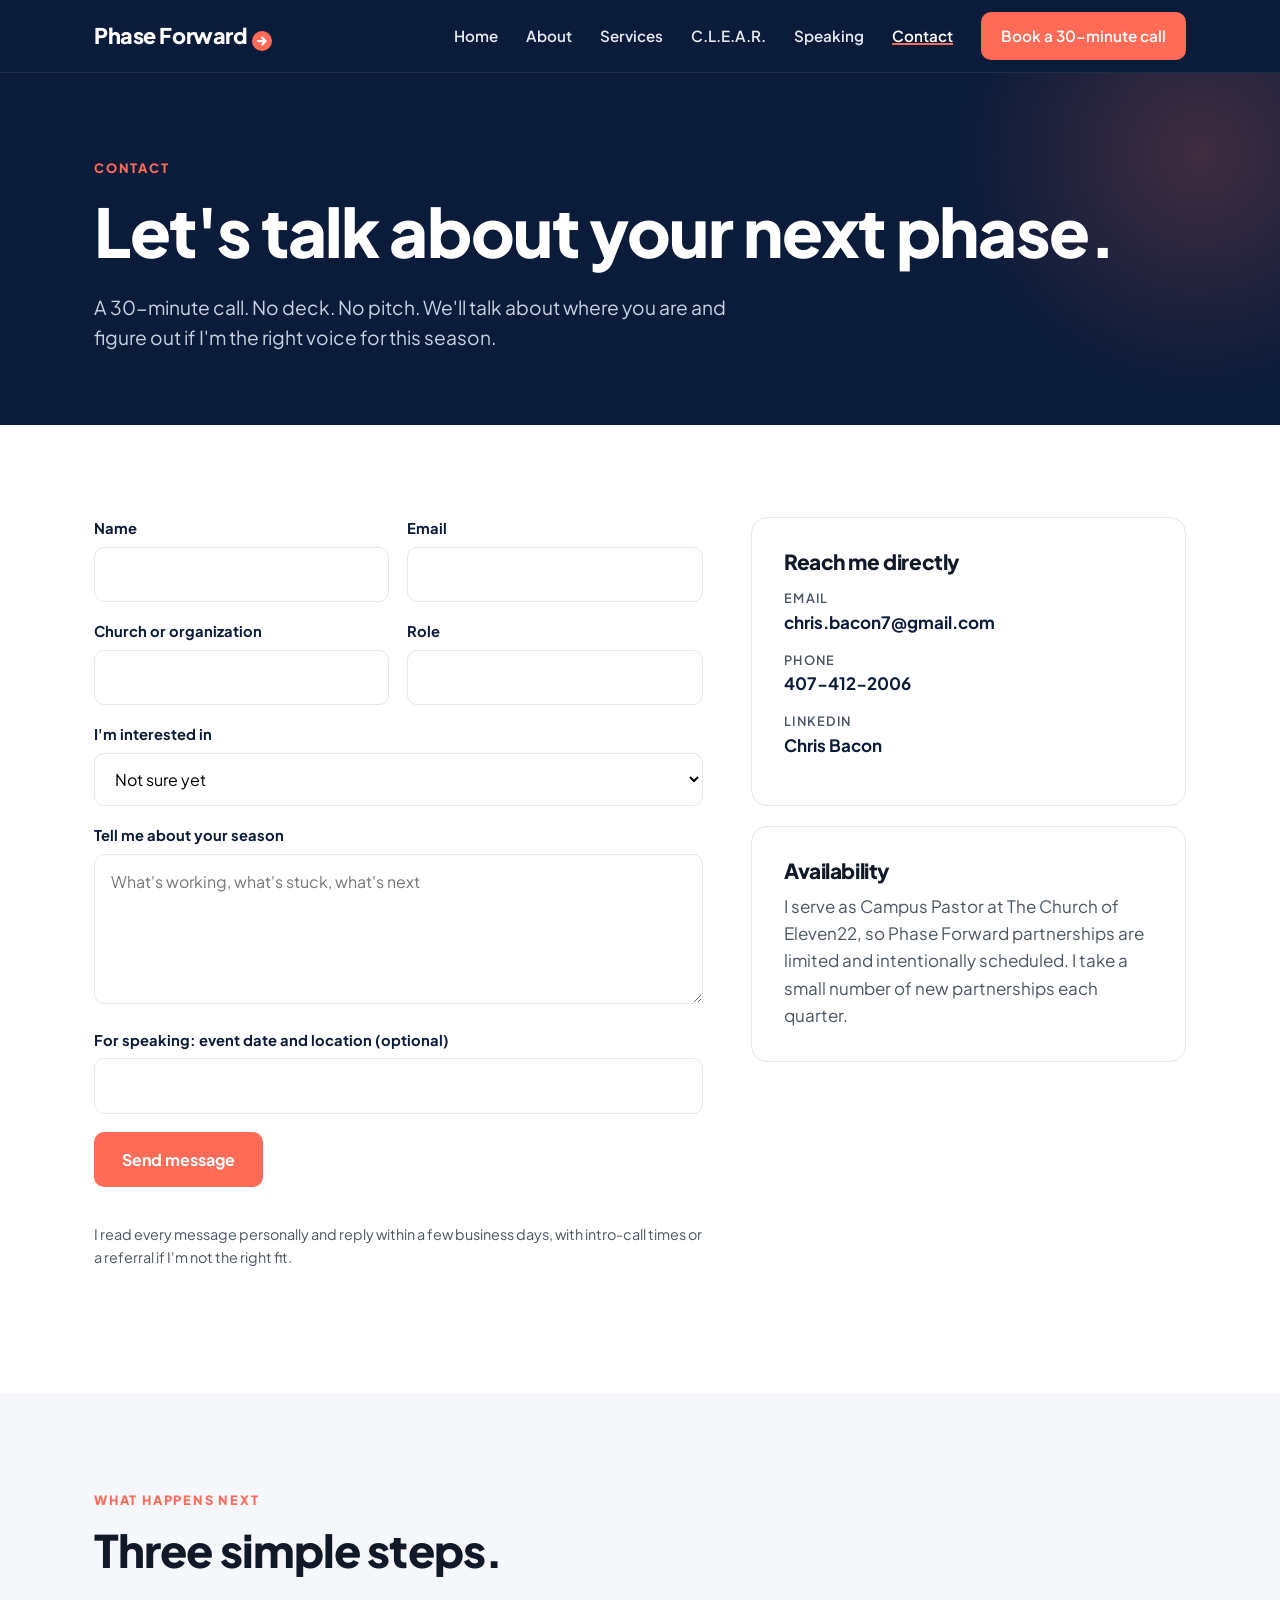
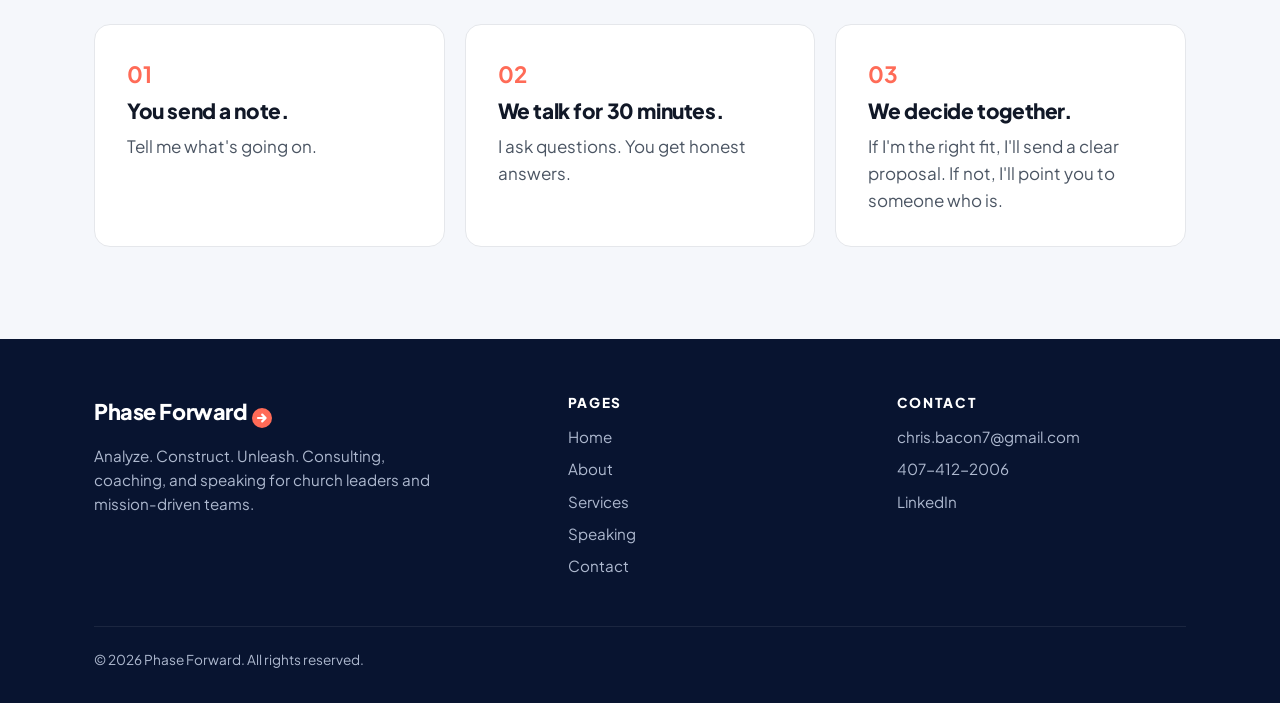
<file: contact.html>
<!DOCTYPE html>
<html lang="en"><head><meta charset="utf-8"><meta name="viewport" content="width=device-width,initial-scale=1">
<title>Contact | Phase Forward</title><meta name="description" content="Book a 30-minute call with Chris Bacon. Consulting, coaching, and speaking for church leaders.">
<link rel="preconnect" href="https://fonts.googleapis.com"><link rel="preconnect" href="https://fonts.gstatic.com" crossorigin>
<link href="https://fonts.googleapis.com/css2?family=Plus+Jakarta+Sans:wght@400;500;600;700;800&display=swap" rel="stylesheet">
<link rel="stylesheet" href="css/site.css">
<link rel="icon" href="data:image/svg+xml,<svg viewBox='0 0 20 20' xmlns='http://www.w3.org/2000/svg'><circle cx='10' cy='10' r='10' fill='%23FF6B57'/><path d='M6 10h7.2M10.2 6.6 13.6 10l-3.4 3.4' stroke='%23fff' stroke-width='2.2' fill='none' stroke-linecap='round' stroke-linejoin='round'/></svg>">
</head><body>
<header class="site-header"><div class="container nav"><a href="index.html" class="wordmark" aria-label="Phase Forward home">Phase Forward<svg viewBox="0 0 20 20" aria-hidden="true"><circle cx="10" cy="10" r="10" fill="#FF6B57"/><path d="M6 10h7.2M10.2 6.6 13.6 10l-3.4 3.4" stroke="#fff" stroke-width="2.2" fill="none" stroke-linecap="round" stroke-linejoin="round"/></svg></a>
<button class="nav-toggle" aria-label="Open menu" aria-expanded="false"><span></span><span></span><span></span></button>
<ul class="nav-links"><li><a href="index.html">Home</a></li><li><a href="about.html">About</a></li><li><a href="services.html">Services</a></li><li><a href="index.html#clear">C.L.E.A.R.</a></li><li><a href="speaking.html">Speaking</a></li><li><a href="contact.html" class="active">Contact</a></li><li><a class="btn btn-coral" href="contact.html">Book a 30-minute call</a></li></ul></div></header>
<main>

<section class="hero small"><div class="container"><span class="eyebrow">Contact</span><h1>Let's talk about your next phase.</h1>
<p class="sub">A 30-minute call. No deck. No pitch. We'll talk about where you are and figure out if I'm the right voice for this season.</p></div></section>

<section class="block"><div class="container"><div class="service-grid" style="grid-template-columns:1.4fr 1fr">
<div><form class="contact" id="contact-form" novalidate>
<div class="row2"><div class="field"><label for="name">Name</label><input id="name" name="name" required autocomplete="name"></div>
<div class="field"><label for="email">Email</label><input id="email" name="email" type="email" required autocomplete="email"></div></div>
<div class="row2"><div class="field"><label for="org">Church or organization</label><input id="org" name="org" autocomplete="organization"></div>
<div class="field"><label for="role">Role</label><input id="role" name="role"></div></div>
<div class="field"><label for="interest">I'm interested in</label><select id="interest" name="interest"><option>Consulting</option><option>Coaching</option><option>Speaking</option><option selected>Not sure yet</option></select></div>
<div class="field"><label for="message">Tell me about your season</label><textarea id="message" name="message" required placeholder="What's working, what's stuck, what's next"></textarea></div>
<div class="field"><label for="event">For speaking: event date and location (optional)</label><input id="event" name="event"></div>
<div><button class="btn btn-coral" type="submit">Send message</button></div>
<p class="note">I read every message personally and reply within a few business days, with intro-call times or a referral if I'm not the right fit.</p>
<p class="form-status" id="form-status" aria-live="polite"></p>
</form></div>
<div><div class="card"><h3>Reach me directly</h3><ul class="direct">
<li><small>Email</small><a href="mailto:chris.bacon7@gmail.com">chris.bacon7@gmail.com</a></li>
<li><small>Phone</small><a href="tel:+14074122006">407-412-2006</a></li>
<li><small>LinkedIn</small><a href="https://www.linkedin.com/in/chris-bacon-887983176" target="_blank" rel="noopener">Chris Bacon</a></li></ul></div>
<div class="card" style="margin-top:20px"><h3>Availability</h3><p>I serve as Campus Pastor at The Church of Eleven22, so Phase Forward partnerships are limited and intentionally scheduled. I take a small number of new partnerships each quarter.</p></div></div>
</div></div></section>

<section class="block soft"><div class="container">
<div class="section-head"><span class="eyebrow">What happens next</span><h2>Three simple steps.</h2></div>
<div class="steps">
<div class="card"><b>01</b><h3>You send a note.</h3><p>Tell me what's going on.</p></div>
<div class="card"><b>02</b><h3>We talk for 30 minutes.</h3><p>I ask questions. You get honest answers.</p></div>
<div class="card"><b>03</b><h3>We decide together.</h3><p>If I'm the right fit, I'll send a clear proposal. If not, I'll point you to someone who is.</p></div>
</div></div></section>
</main>
<footer><div class="container"><div class="foot-grid">
<div><a href="index.html" class="wordmark" aria-label="Phase Forward home">Phase Forward<svg viewBox="0 0 20 20" aria-hidden="true"><circle cx="10" cy="10" r="10" fill="#FF6B57"/><path d="M6 10h7.2M10.2 6.6 13.6 10l-3.4 3.4" stroke="#fff" stroke-width="2.2" fill="none" stroke-linecap="round" stroke-linejoin="round"/></svg></a><p style="margin-top:14px;max-width:340px">Analyze. Construct. Unleash. Consulting, coaching, and speaking for church leaders and mission-driven teams.</p></div>
<div><h4>Pages</h4><ul><li><a href="index.html">Home</a></li><li><a href="about.html">About</a></li><li><a href="services.html">Services</a></li><li><a href="speaking.html">Speaking</a></li><li><a href="contact.html">Contact</a></li></ul></div>
<div><h4>Contact</h4><ul><li><a href="mailto:chris.bacon7@gmail.com">chris.bacon7@gmail.com</a></li><li><a href="tel:+14074122006">407-412-2006</a></li><li><a href="https://www.linkedin.com/in/chris-bacon-887983176" target="_blank" rel="noopener">LinkedIn</a></li></ul></div>
</div><div class="foot-bottom">&copy; <span id="year">2026</span> Phase Forward. All rights reserved.</div></div></footer>
<script src="js/site.js"></script></body></html>
</file>
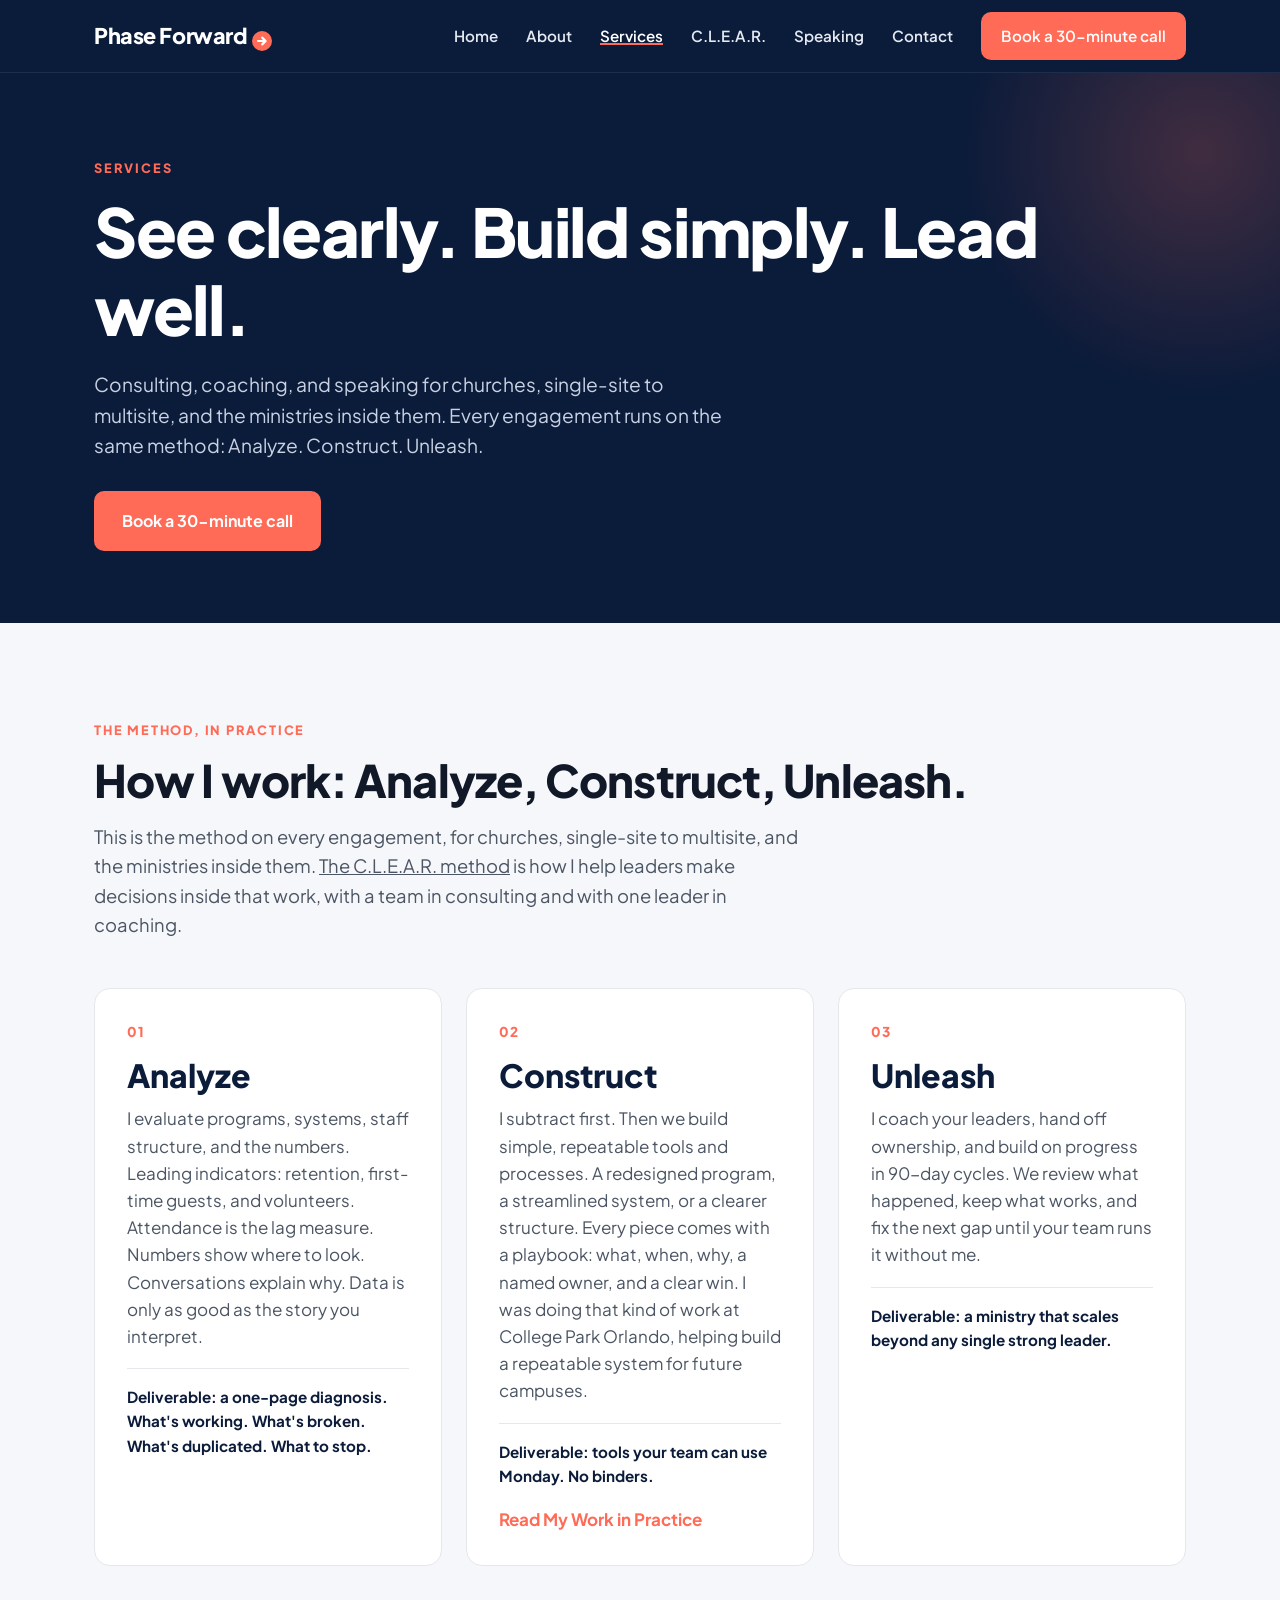
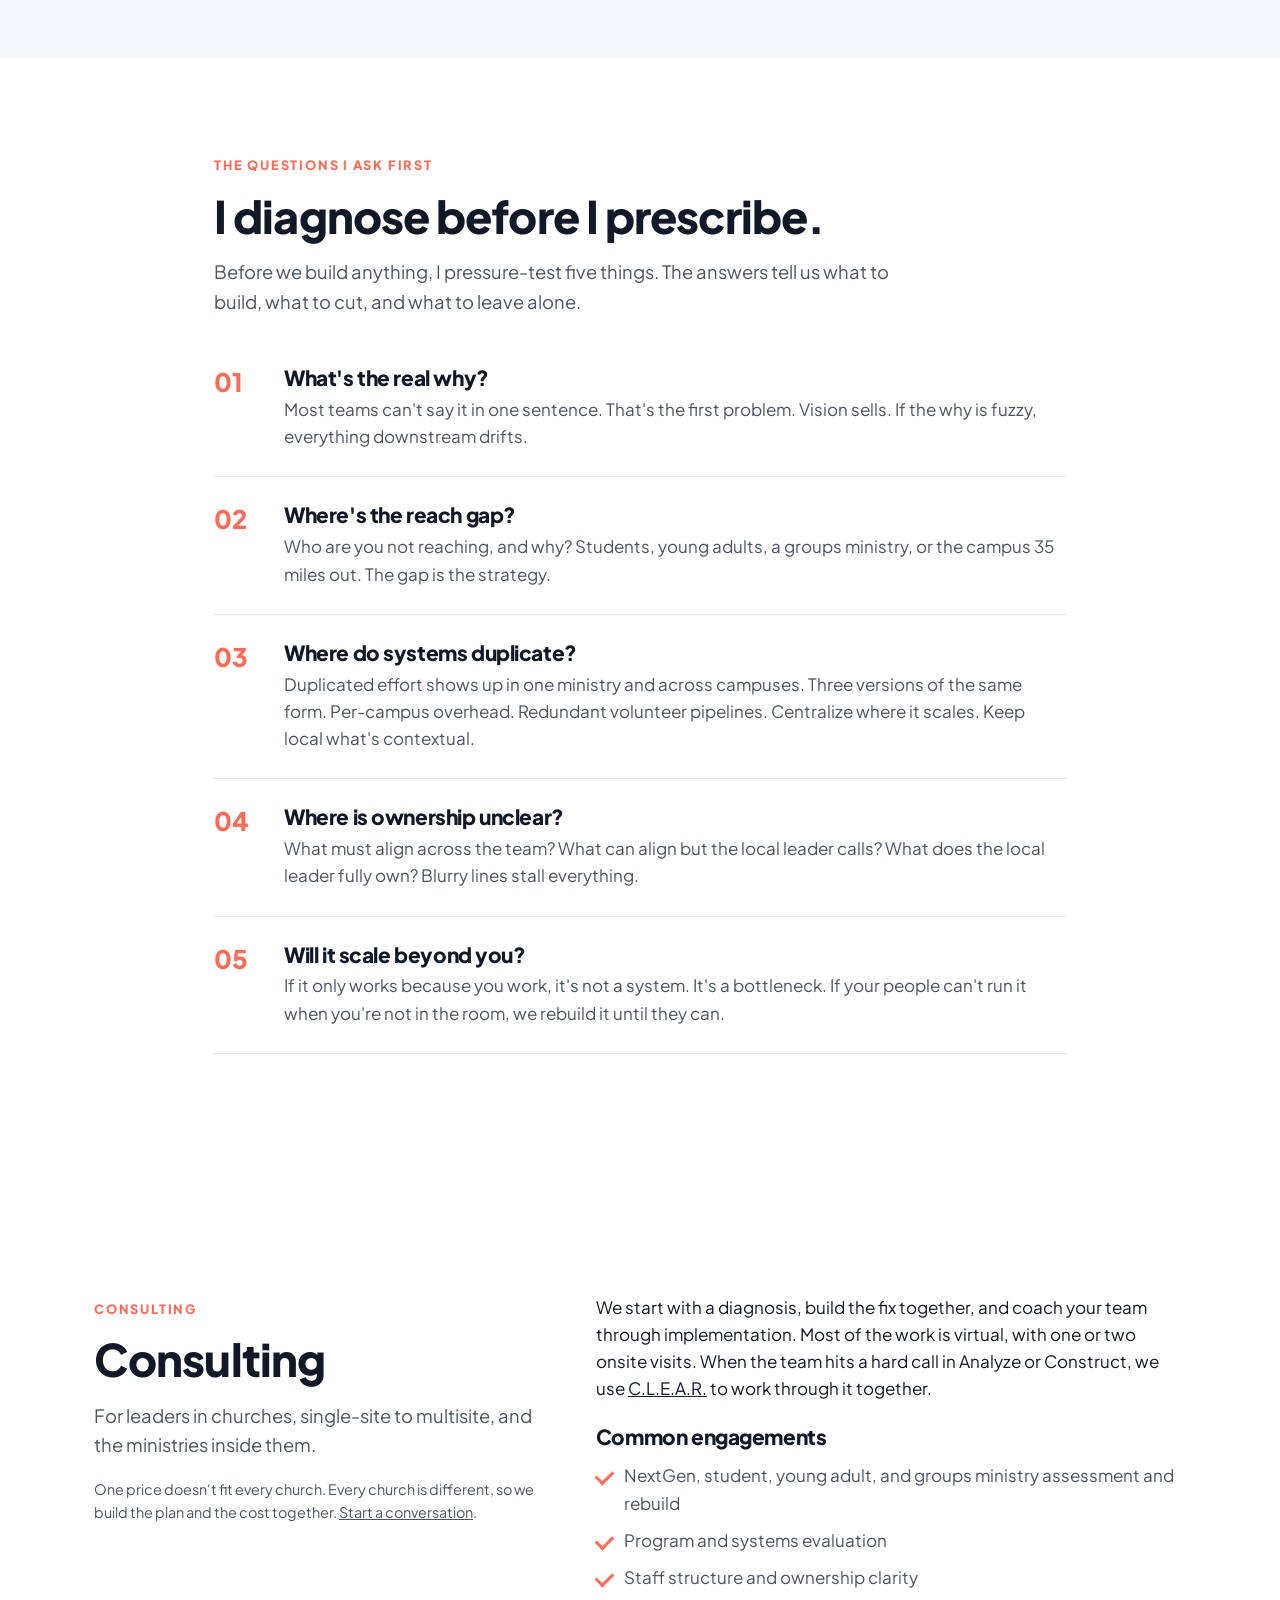
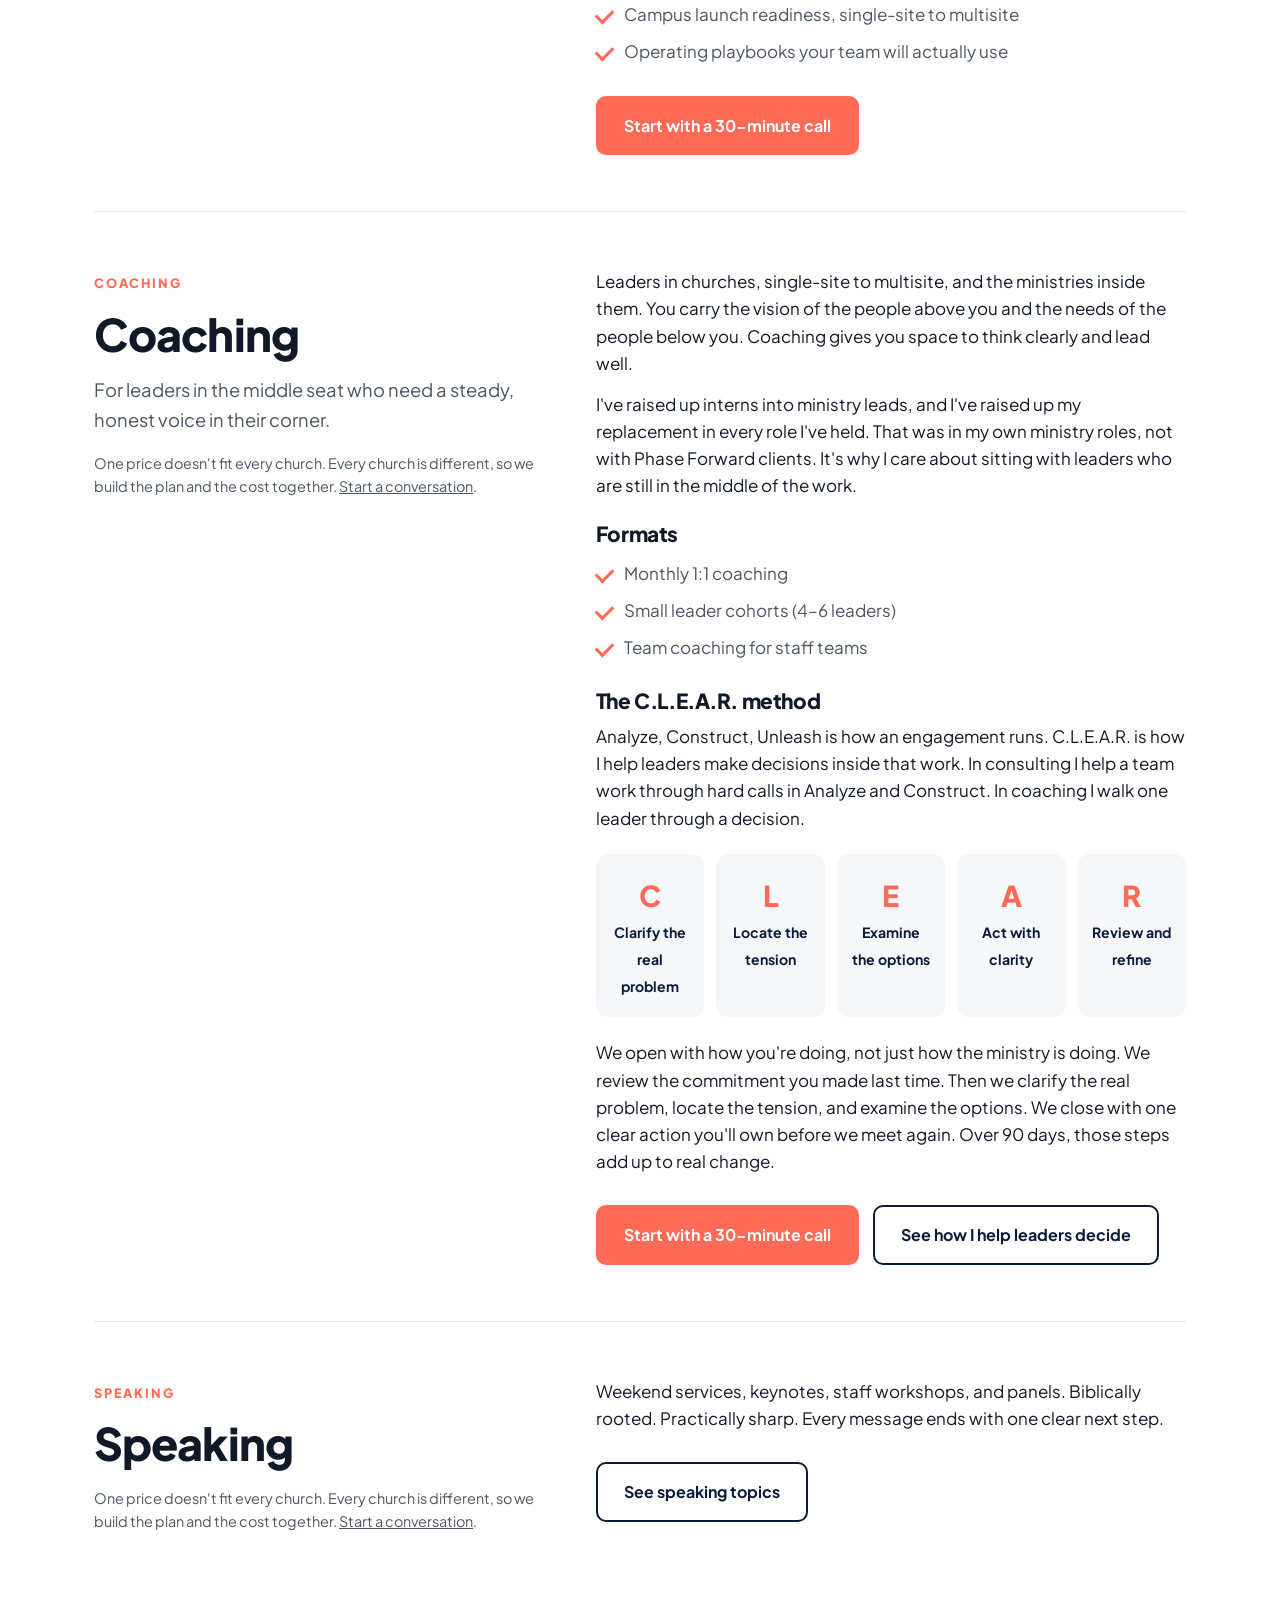
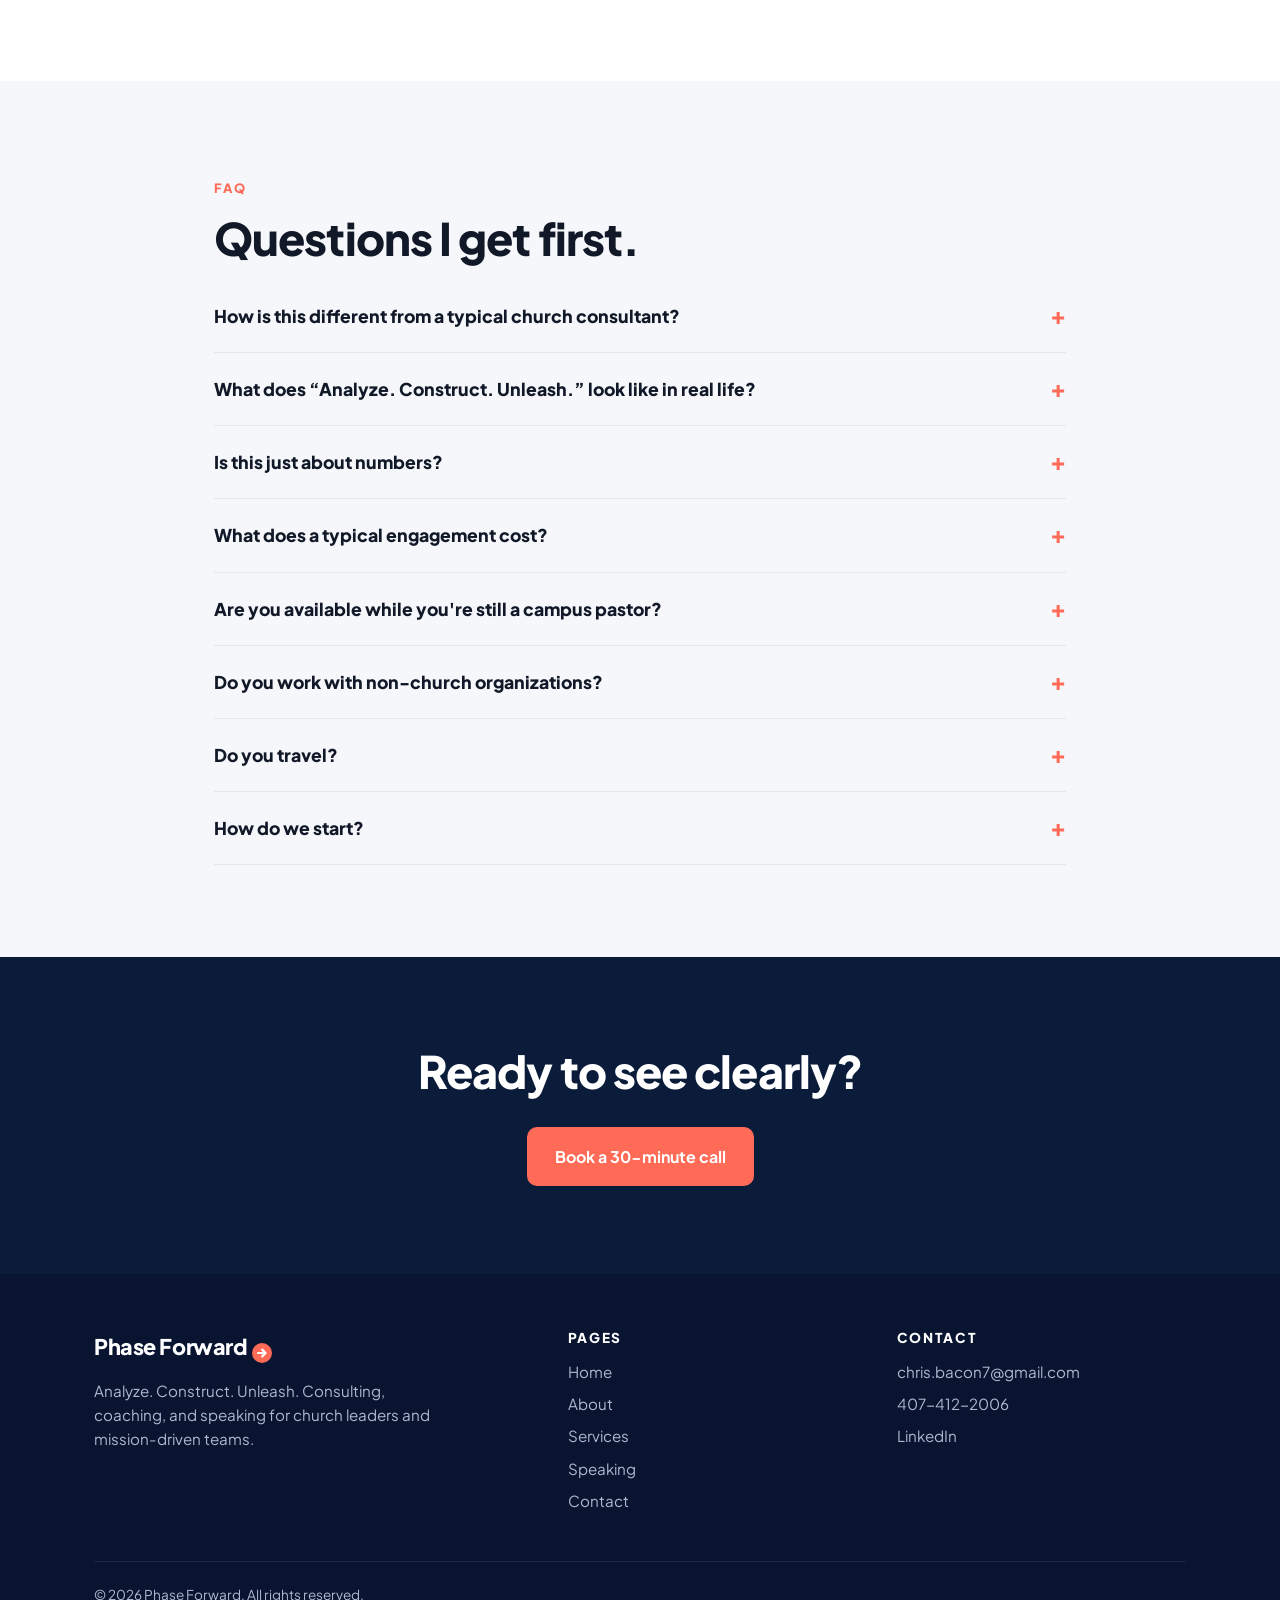
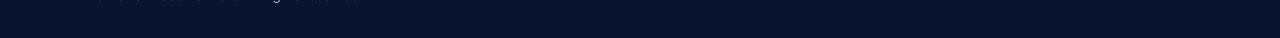
<file: services.html>
<!DOCTYPE html>
<html lang="en"><head><meta charset="utf-8"><meta name="viewport" content="width=device-width,initial-scale=1">
<title>Services | Phase Forward</title><meta name="description" content="Consulting, coaching, and speaking for church leaders. Every engagement runs on one method: Analyze. Construct. Unleash.">
<link rel="preconnect" href="https://fonts.googleapis.com"><link rel="preconnect" href="https://fonts.gstatic.com" crossorigin>
<link href="https://fonts.googleapis.com/css2?family=Plus+Jakarta+Sans:wght@400;500;600;700;800&display=swap" rel="stylesheet">
<link rel="stylesheet" href="css/site.css">
<link rel="icon" href="data:image/svg+xml,<svg viewBox='0 0 20 20' xmlns='http://www.w3.org/2000/svg'><circle cx='10' cy='10' r='10' fill='%23FF6B57'/><path d='M6 10h7.2M10.2 6.6 13.6 10l-3.4 3.4' stroke='%23fff' stroke-width='2.2' fill='none' stroke-linecap='round' stroke-linejoin='round'/></svg>">
</head><body>
<header class="site-header"><div class="container nav"><a href="index.html" class="wordmark" aria-label="Phase Forward home">Phase Forward<svg viewBox="0 0 20 20" aria-hidden="true"><circle cx="10" cy="10" r="10" fill="#FF6B57"/><path d="M6 10h7.2M10.2 6.6 13.6 10l-3.4 3.4" stroke="#fff" stroke-width="2.2" fill="none" stroke-linecap="round" stroke-linejoin="round"/></svg></a>
<button class="nav-toggle" aria-label="Open menu" aria-expanded="false"><span></span><span></span><span></span></button>
<ul class="nav-links"><li><a href="index.html">Home</a></li><li><a href="about.html">About</a></li><li><a href="services.html" class="active">Services</a></li><li><a href="index.html#clear">C.L.E.A.R.</a></li><li><a href="speaking.html">Speaking</a></li><li><a href="contact.html">Contact</a></li><li><a class="btn btn-coral" href="contact.html">Book a 30-minute call</a></li></ul></div></header>
<main>

<section class="hero small"><div class="container"><span class="eyebrow">Services</span><h1>See clearly. Build simply. Lead well.</h1>
<p class="sub">Consulting, coaching, and speaking for churches, single-site to multisite, and the ministries inside them. Every engagement runs on the same method: Analyze. Construct. Unleash.</p><div class="btn-row"><a class="btn btn-coral" href="contact.html">Book a 30-minute call</a></div></div></section>

<section class="block soft" id="how-i-work"><div class="container">
<div class="section-head"><span class="eyebrow">The method, in practice</span><h2>How I work: Analyze, Construct, Unleash.</h2>
<p class="lead">This is the method on every engagement, for churches, single-site to multisite, and the ministries inside them. <a href="index.html#clear">The C.L.E.A.R. method</a> is how I help leaders make decisions inside that work, with a team in consulting and with one leader in coaching.</p></div>
<div class="grid-3">
<div class="card"><div class="step-num">01</div><div class="method-word">Analyze</div><p>I evaluate programs, systems, staff structure, and the numbers. Leading indicators: retention, first-time guests, and volunteers. Attendance is the lag measure. Numbers show where to look. Conversations explain why. Data is only as good as the story you interpret.</p><p class="tag">Deliverable: a one-page diagnosis. What's working. What's broken. What's duplicated. What to stop.</p></div>
<div class="card"><div class="step-num">02</div><div class="method-word">Construct</div><p>I subtract first. Then we build simple, repeatable tools and processes. A redesigned program, a streamlined system, or a clearer structure. Every piece comes with a playbook: what, when, why, a named owner, and a clear win. I was doing that kind of work at College Park Orlando, helping build a repeatable system for future campuses.</p><p class="tag">Deliverable: tools your team can use Monday. No binders.</p><a class="more" href="index.html#my-work-in-practice">Read My Work in Practice</a></div>
<div class="card"><div class="step-num">03</div><div class="method-word">Unleash</div><p>I coach your leaders, hand off ownership, and build on progress in 90-day cycles. We review what happened, keep what works, and fix the next gap until your team runs it without me.</p><p class="tag">Deliverable: a ministry that scales beyond any single strong leader.</p></div>
</div></div></section>

<section class="block"><div class="container" style="max-width:900px">
<span class="eyebrow">The questions I ask first</span><h2>I diagnose before I prescribe.</h2>
<p class="lead">Before we build anything, I pressure-test five things. The answers tell us what to build, what to cut, and what to leave alone.</p>
<ol class="qlist" style="margin-top:24px"><li><h3>What's the real why?</h3><p>Most teams can't say it in one sentence. That's the first problem. Vision sells. If the why is fuzzy, everything downstream drifts.</p></li><li><h3>Where's the reach gap?</h3><p>Who are you not reaching, and why? Students, young adults, a groups ministry, or the campus 35 miles out. The gap is the strategy.</p></li><li><h3>Where do systems duplicate?</h3><p>Duplicated effort shows up in one ministry and across campuses. Three versions of the same form. Per-campus overhead. Redundant volunteer pipelines. Centralize where it scales. Keep local what's contextual.</p></li><li><h3>Where is ownership unclear?</h3><p>What must align across the team? What can align but the local leader calls? What does the local leader fully own? Blurry lines stall everything.</p></li><li><h3>Will it scale beyond you?</h3><p>If it only works because you work, it's not a system. It's a bottleneck. If your people can't run it when you're not in the room, we rebuild it until they can.</p></li></ol></div></section>

<section class="block"><div class="container">
<div class="service" id="consulting"><div class="service-grid"><div><span class="eyebrow">Consulting</span><h2>Consulting</h2><p class="lead">For leaders in churches, single-site to multisite, and the ministries inside them.</p><p class="note">One price doesn't fit every church. Every church is different, so we build the plan and the cost together. <a href="contact.html">Start a conversation</a>.</p></div>
<div><p>We start with a diagnosis, build the fix together, and coach your team through implementation. Most of the work is virtual, with one or two onsite visits. When the team hits a hard call in Analyze or Construct, we use <a href="index.html#clear">C.L.E.A.R.</a> to work through it together.</p>
<h3 style="margin-top:22px">Common engagements</h3><ul class="checks"><li>NextGen, student, young adult, and groups ministry assessment and rebuild</li><li>Program and systems evaluation</li><li>Staff structure and ownership clarity</li><li>Campus launch readiness, single-site to multisite</li><li>Operating playbooks your team will actually use</li></ul>
<div class="btn-row"><a class="btn btn-coral" href="contact.html?interest=Consulting">Start with a 30-minute call</a></div></div></div></div>

<div class="service" id="coaching"><div class="service-grid"><div><span class="eyebrow">Coaching</span><h2>Coaching</h2><p class="lead">For leaders in the middle seat who need a steady, honest voice in their corner.</p><p class="note">One price doesn't fit every church. Every church is different, so we build the plan and the cost together. <a href="contact.html">Start a conversation</a>.</p></div>
<div><p>Leaders in churches, single-site to multisite, and the ministries inside them. You carry the vision of the people above you and the needs of the people below you. Coaching gives you space to think clearly and lead well.</p>
<p>I've raised up interns into ministry leads, and I've raised up my replacement in every role I've held. That was in my own ministry roles, not with Phase Forward clients. It's why I care about sitting with leaders who are still in the middle of the work.</p>
<h3 style="margin-top:22px">Formats</h3><ul class="checks"><li>Monthly 1:1 coaching</li><li>Small leader cohorts (4&ndash;6 leaders)</li><li>Team coaching for staff teams</li></ul>
<h3 style="margin-top:28px">The C.L.E.A.R. method</h3><p>Analyze, Construct, Unleash is how an engagement runs. C.L.E.A.R. is how I help leaders make decisions inside that work. In consulting I help a team work through hard calls in Analyze and Construct. In coaching I walk one leader through a decision.</p>
<div class="clear"><div><b>C</b><span>Clarify the real problem</span></div><div><b>L</b><span>Locate the tension</span></div><div><b>E</b><span>Examine the options</span></div><div><b>A</b><span>Act with clarity</span></div><div><b>R</b><span>Review and refine</span></div></div>
<p>We open with how you're doing, not just how the ministry is doing. We review the commitment you made last time. Then we clarify the real problem, locate the tension, and examine the options. We close with one clear action you'll own before we meet again. Over 90 days, those steps add up to real change.</p>
<div class="btn-row"><a class="btn btn-coral" href="contact.html?interest=Coaching">Start with a 30-minute call</a><a class="btn btn-outline" href="index.html#clear">See how I help leaders decide</a></div></div></div></div>

<div class="service" id="speaking"><div class="service-grid"><div><span class="eyebrow">Speaking</span><h2>Speaking</h2><p class="note">One price doesn't fit every church. Every church is different, so we build the plan and the cost together. <a href="contact.html">Start a conversation</a>.</p></div>
<div><p>Weekend services, keynotes, staff workshops, and panels. Biblically rooted. Practically sharp. Every message ends with one clear next step.</p>
<div class="btn-row"><a class="btn btn-outline" href="speaking.html">See speaking topics</a></div></div></div></div>
</div></section>

<section class="block soft"><div class="container" style="max-width:900px"><span class="eyebrow">FAQ</span><h2>Questions I get first.</h2><div class="faq"><details><summary>How is this different from a typical church consultant?</summary><p>I've spent 20+ years inside the local church doing the work. I diagnose before I prescribe, build what's simple enough to use Monday, and coach your leaders until they run it without me. I evaluate programs and systems, not just numbers, and I stay with your people through the change.</p></details><details><summary>What does &ldquo;Analyze. Construct. Unleash.&rdquo; look like in real life?</summary><p>Analyze is a few weeks of evaluating your programs, systems, structure, and numbers, plus conversations with your leaders. You get a one-page diagnosis. Construct is building the fix with your team. Unleash is 90-day coaching cycles until your team owns it.</p></details><details><summary>Is this just about numbers?</summary><p>No. Numbers matter. Leading indicators like retention, first-time guests, and volunteers tell you where you're headed. But data is only as good as the story you interpret. I spend as much time with your leaders as I do with your spreadsheets.</p></details><details><summary>What does a typical engagement cost?</summary><p>One price doesn't fit every church. Every church is different, so we build the plan and the cost together. <a href="contact.html">Start a conversation</a> and we'll talk it through.</p></details><details><summary>Are you available while you're still a campus pastor?</summary><p>Yes. Phase Forward engagements are limited and scheduled around my church responsibilities. I take a small number of new partnerships each quarter.</p></details><details><summary>Do you work with non-church organizations?</summary><p>Yes. Mission-driven nonprofits and faith-rooted organizations. The lean is ministry, but the principles travel.</p></details><details><summary>Do you travel?</summary><p>For speaking, yes, across the U.S. For consulting, most work is virtual with one or two onsite visits per engagement.</p></details><details><summary>How do we start?</summary><p>Book a 30-minute call or send a note through the contact page. I read every message personally and reply within a few business days.</p></details></div></div></section>
<section class="cta-band"><div class="container"><h2>Ready to see clearly?</h2><div class="btn-row"><a class="btn btn-coral" href="contact.html">Book a 30-minute call</a></div></div></section></main>
<footer><div class="container"><div class="foot-grid">
<div><a href="index.html" class="wordmark" aria-label="Phase Forward home">Phase Forward<svg viewBox="0 0 20 20" aria-hidden="true"><circle cx="10" cy="10" r="10" fill="#FF6B57"/><path d="M6 10h7.2M10.2 6.6 13.6 10l-3.4 3.4" stroke="#fff" stroke-width="2.2" fill="none" stroke-linecap="round" stroke-linejoin="round"/></svg></a><p style="margin-top:14px;max-width:340px">Analyze. Construct. Unleash. Consulting, coaching, and speaking for church leaders and mission-driven teams.</p></div>
<div><h4>Pages</h4><ul><li><a href="index.html">Home</a></li><li><a href="about.html">About</a></li><li><a href="services.html">Services</a></li><li><a href="speaking.html">Speaking</a></li><li><a href="contact.html">Contact</a></li></ul></div>
<div><h4>Contact</h4><ul><li><a href="mailto:chris.bacon7@gmail.com">chris.bacon7@gmail.com</a></li><li><a href="tel:+14074122006">407-412-2006</a></li><li><a href="https://www.linkedin.com/in/chris-bacon-887983176" target="_blank" rel="noopener">LinkedIn</a></li></ul></div>
</div><div class="foot-bottom">&copy; <span id="year">2026</span> Phase Forward. All rights reserved.</div></div></footer>
<script src="js/site.js"></script></body></html>
</file>
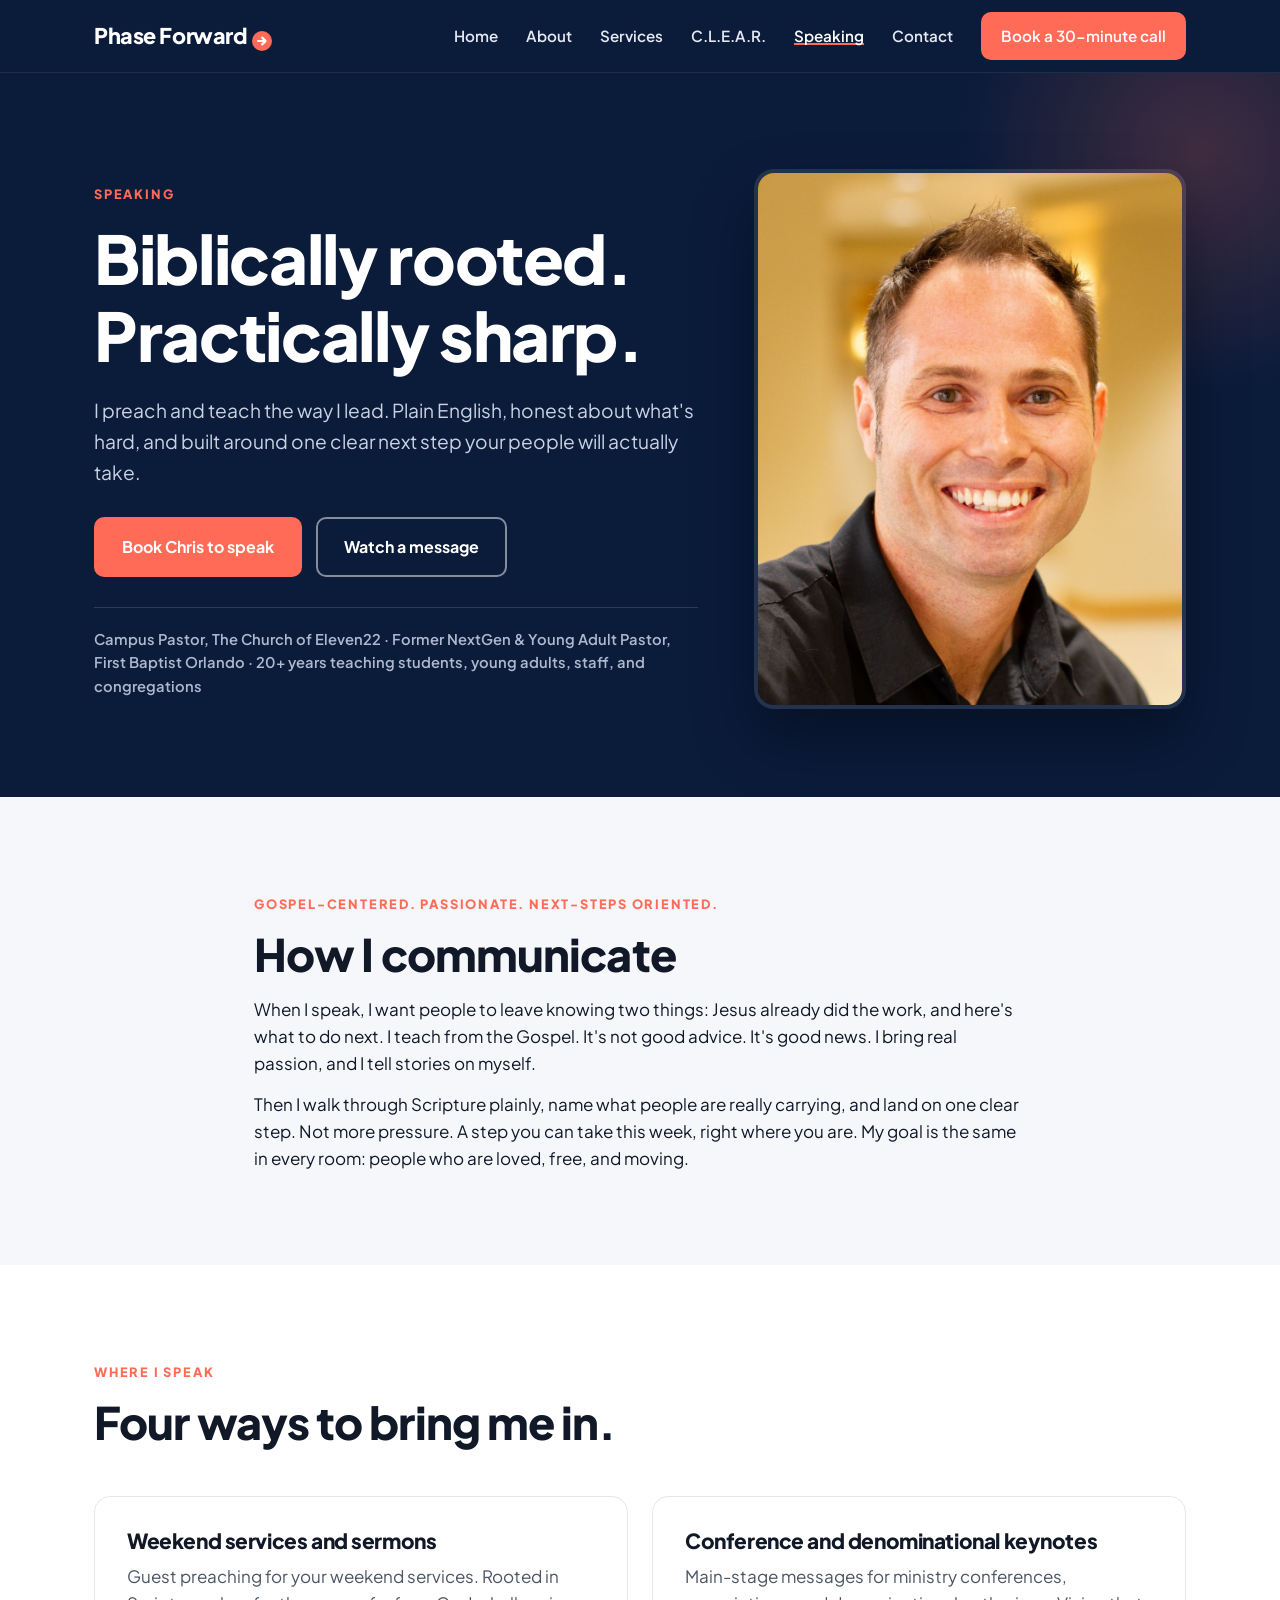
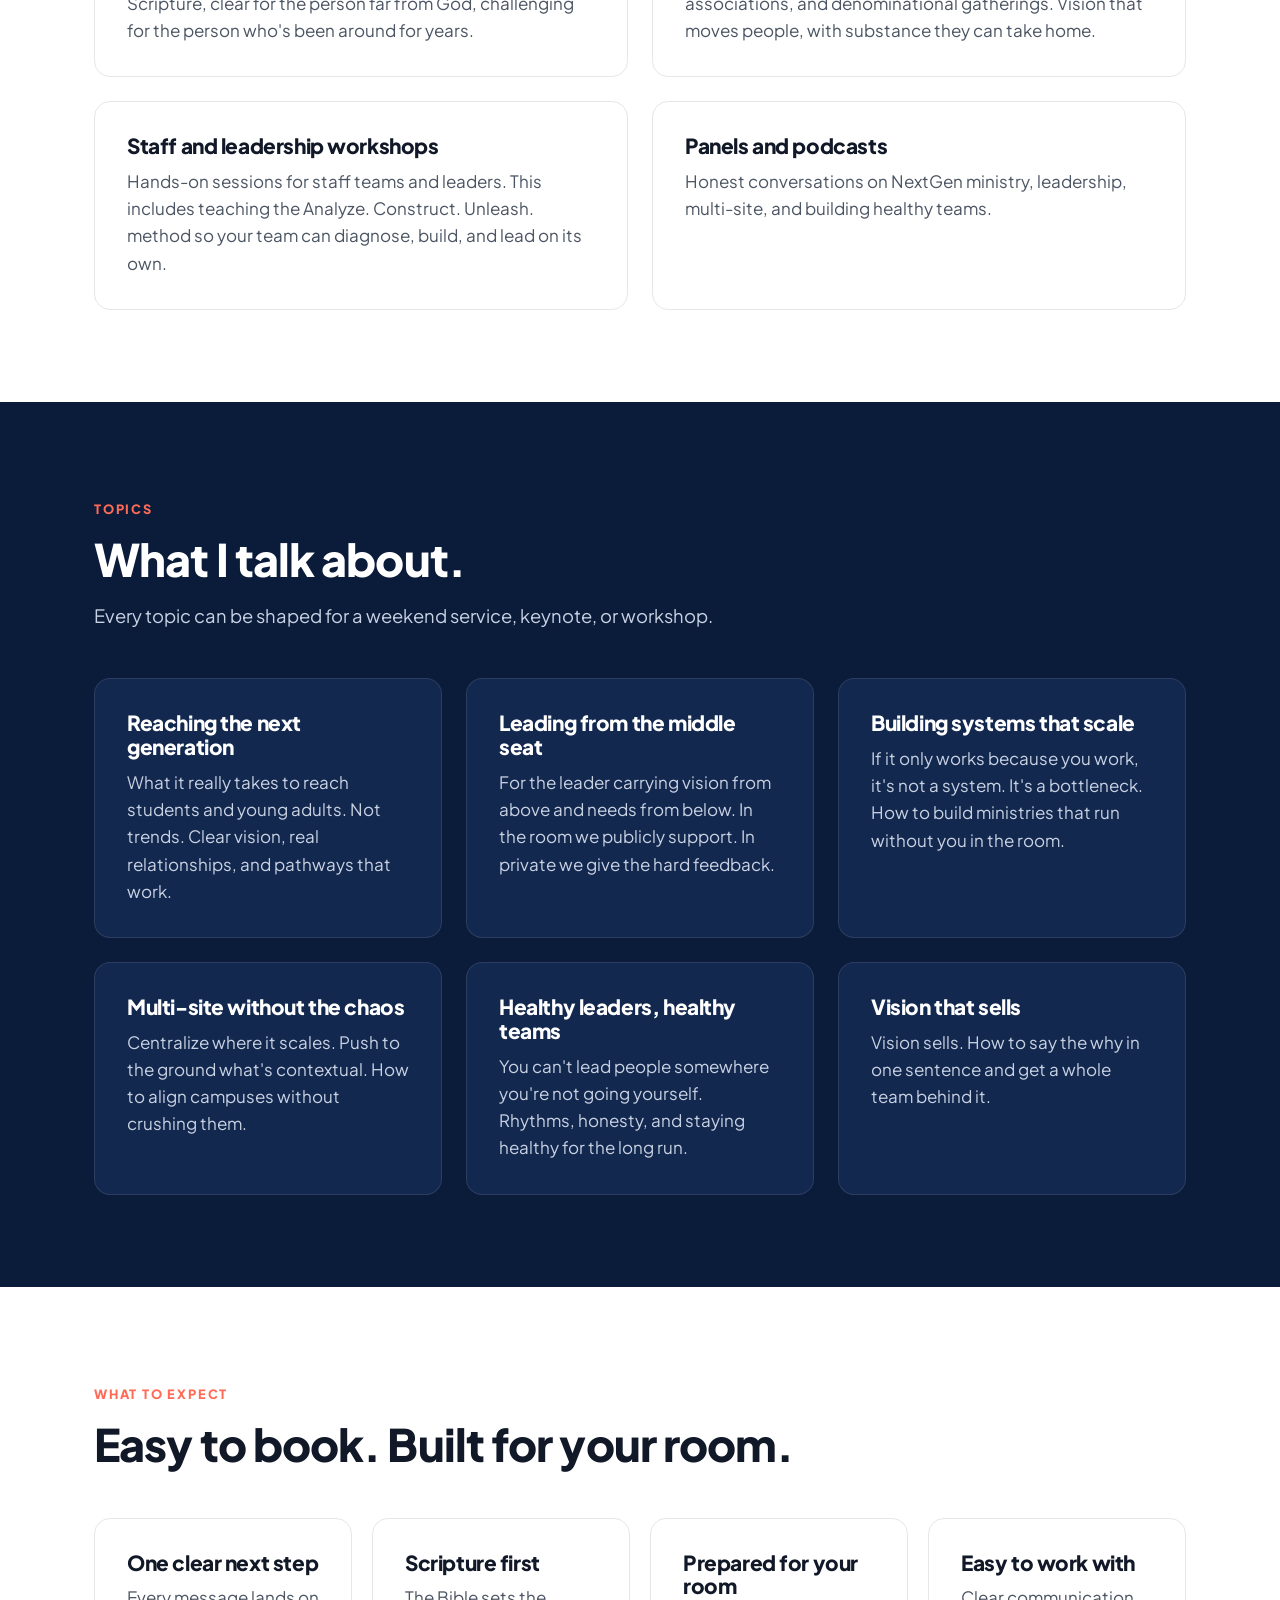
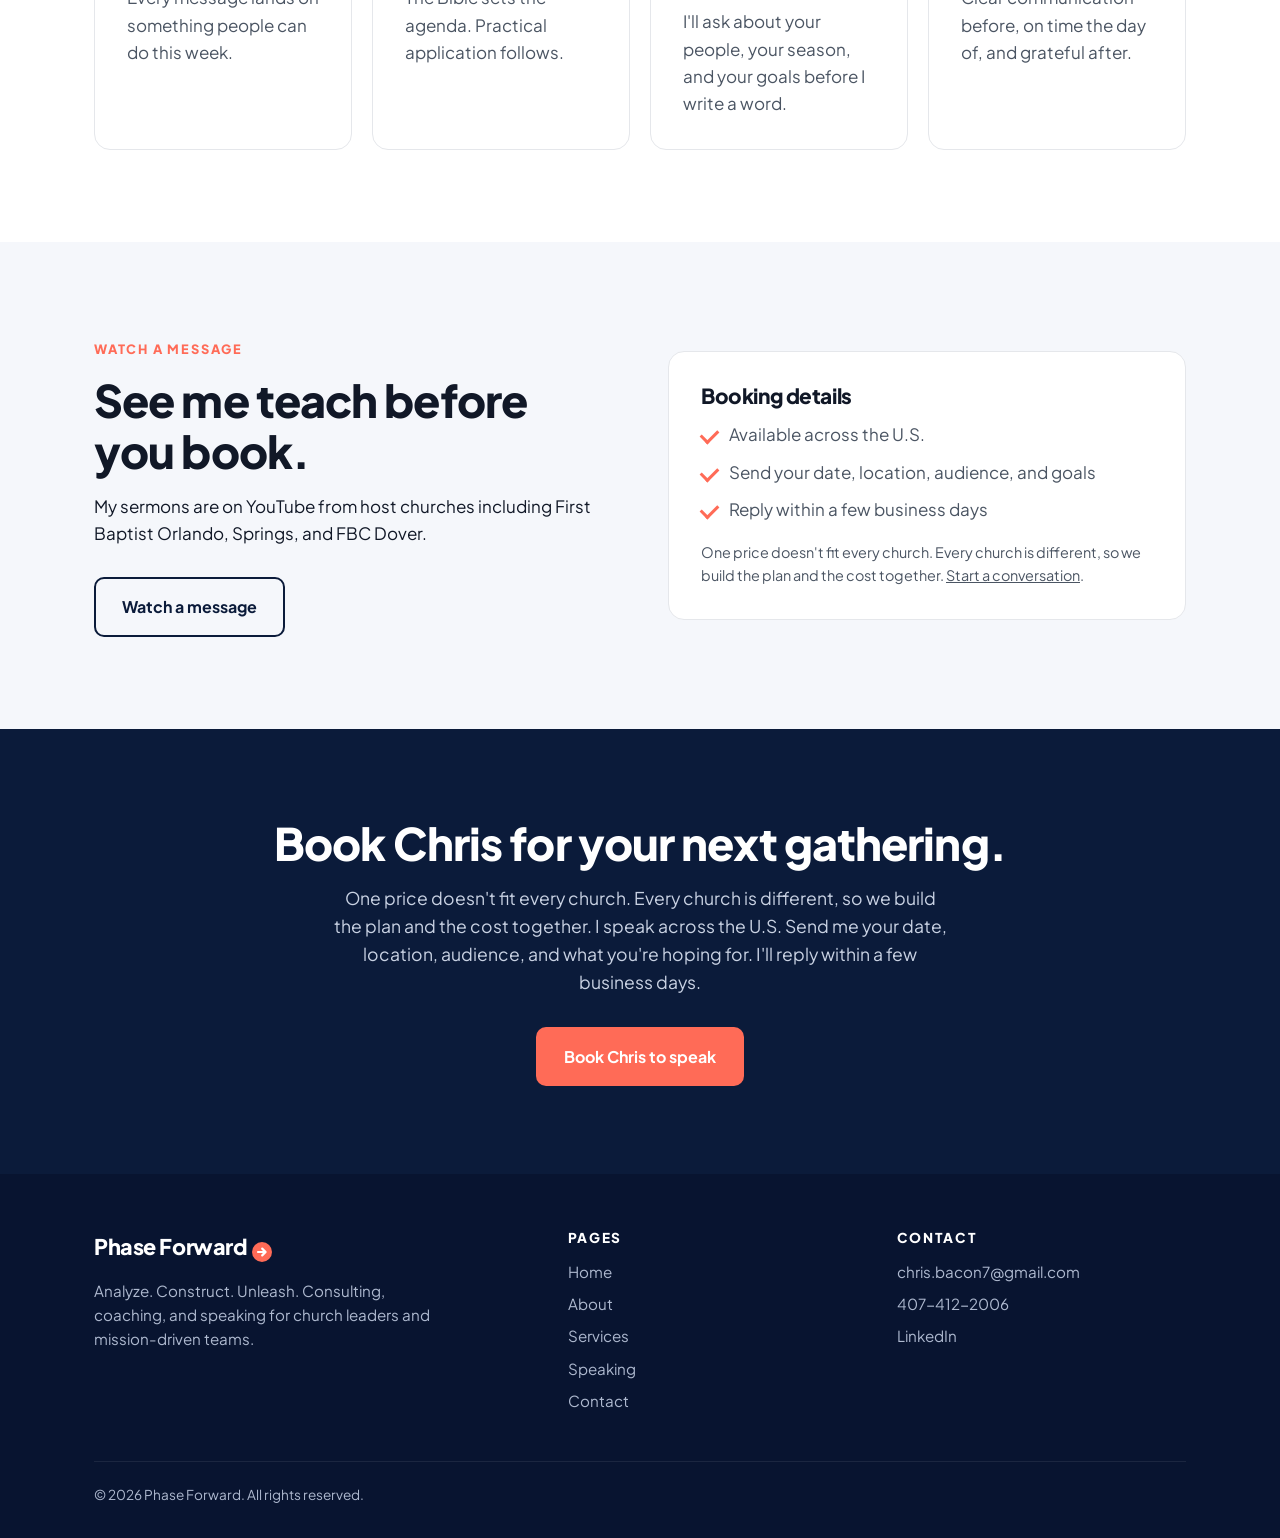
<file: speaking.html>
<!DOCTYPE html>
<html lang="en"><head><meta charset="utf-8"><meta name="viewport" content="width=device-width,initial-scale=1">
<title>Speaking | Chris Bacon | Phase Forward</title><meta name="description" content="Book Chris Bacon for weekend services, keynotes, staff workshops, panels, and podcasts. Biblically rooted. Practically sharp.">
<link rel="preconnect" href="https://fonts.googleapis.com"><link rel="preconnect" href="https://fonts.gstatic.com" crossorigin>
<link href="https://fonts.googleapis.com/css2?family=Plus+Jakarta+Sans:wght@400;500;600;700;800&display=swap" rel="stylesheet">
<link rel="stylesheet" href="css/site.css">
<link rel="icon" href="data:image/svg+xml,<svg viewBox='0 0 20 20' xmlns='http://www.w3.org/2000/svg'><circle cx='10' cy='10' r='10' fill='%23FF6B57'/><path d='M6 10h7.2M10.2 6.6 13.6 10l-3.4 3.4' stroke='%23fff' stroke-width='2.2' fill='none' stroke-linecap='round' stroke-linejoin='round'/></svg>">
</head><body>
<header class="site-header"><div class="container nav"><a href="index.html" class="wordmark" aria-label="Phase Forward home">Phase Forward<svg viewBox="0 0 20 20" aria-hidden="true"><circle cx="10" cy="10" r="10" fill="#FF6B57"/><path d="M6 10h7.2M10.2 6.6 13.6 10l-3.4 3.4" stroke="#fff" stroke-width="2.2" fill="none" stroke-linecap="round" stroke-linejoin="round"/></svg></a>
<button class="nav-toggle" aria-label="Open menu" aria-expanded="false"><span></span><span></span><span></span></button>
<ul class="nav-links"><li><a href="index.html">Home</a></li><li><a href="about.html">About</a></li><li><a href="services.html">Services</a></li><li><a href="index.html#clear">C.L.E.A.R.</a></li><li><a href="speaking.html" class="active">Speaking</a></li><li><a href="contact.html">Contact</a></li><li><a class="btn btn-coral" href="contact.html">Book a 30-minute call</a></li></ul></div></header>
<main>

<section class="hero"><div class="container hero-grid"><div>
<span class="eyebrow">Speaking</span><h1>Biblically rooted. Practically sharp.</h1>
<p class="sub">I preach and teach the way I lead. Plain English, honest about what's hard, and built around one clear next step your people will actually take.</p>
<div class="btn-row"><a class="btn btn-coral" href="contact.html?interest=Speaking">Book Chris to speak</a><a class="btn btn-ghost" href="https://www.youtube.com/results?search_query=Pastor+Chris+Bacon+sermon" target="_blank" rel="noopener">Watch a message</a></div>
<p class="credential">Campus Pastor, The Church of Eleven22 &middot; Former NextGen &amp; Young Adult Pastor, First Baptist Orlando &middot; 20+ years teaching students, young adults, staff, and congregations</p></div>
<img class="headshot" src="images/headshot.jpg" alt="Chris Bacon speaking"></div></section>

<section class="block soft"><div class="container" style="max-width:820px">
<span class="eyebrow">Gospel-centered. Passionate. Next-steps oriented.</span>
<h2>How I communicate</h2>
<p>When I speak, I want people to leave knowing two things: Jesus already did the work, and here's what to do next. I teach from the Gospel. It's not good advice. It's good news. I bring real passion, and I tell stories on myself.</p>
<p>Then I walk through Scripture plainly, name what people are really carrying, and land on one clear step. Not more pressure. A step you can take this week, right where you are. My goal is the same in every room: people who are loved, free, and moving.</p>
</div></section>

<section class="block"><div class="container">
<div class="section-head"><span class="eyebrow">Where I speak</span><h2>Four ways to bring me in.</h2></div>
<div class="grid-2">
<div class="card"><h3>Weekend services and sermons</h3><p>Guest preaching for your weekend services. Rooted in Scripture, clear for the person far from God, challenging for the person who's been around for years.</p></div>
<div class="card"><h3>Conference and denominational keynotes</h3><p>Main-stage messages for ministry conferences, associations, and denominational gatherings. Vision that moves people, with substance they can take home.</p></div>
<div class="card"><h3>Staff and leadership workshops</h3><p>Hands-on sessions for staff teams and leaders. This includes teaching the Analyze. Construct. Unleash. method so your team can diagnose, build, and lead on its own.</p></div>
<div class="card"><h3>Panels and podcasts</h3><p>Honest conversations on NextGen ministry, leadership, multi-site, and building healthy teams.</p></div>
</div></div></section>

<section class="block dark"><div class="container">
<div class="section-head"><span class="eyebrow">Topics</span><h2>What I talk about.</h2><p class="lead">Every topic can be shaped for a weekend service, keynote, or workshop.</p></div>
<div class="grid-3"><div class="card"><h3>Reaching the next generation</h3><p>What it really takes to reach students and young adults. Not trends. Clear vision, real relationships, and pathways that work.</p></div><div class="card"><h3>Leading from the middle seat</h3><p>For the leader carrying vision from above and needs from below. In the room we publicly support. In private we give the hard feedback.</p></div><div class="card"><h3>Building systems that scale</h3><p>If it only works because you work, it's not a system. It's a bottleneck. How to build ministries that run without you in the room.</p></div><div class="card"><h3>Multi-site without the chaos</h3><p>Centralize where it scales. Push to the ground what's contextual. How to align campuses without crushing them.</p></div><div class="card"><h3>Healthy leaders, healthy teams</h3><p>You can't lead people somewhere you're not going yourself. Rhythms, honesty, and staying healthy for the long run.</p></div><div class="card"><h3>Vision that sells</h3><p>Vision sells. How to say the why in one sentence and get a whole team behind it.</p></div></div></div></section>

<section class="block"><div class="container">
<div class="section-head"><span class="eyebrow">What to expect</span><h2>Easy to book. Built for your room.</h2></div>
<div class="grid-4">
<div class="card"><h3>One clear next step</h3><p>Every message lands on something people can do this week.</p></div>
<div class="card"><h3>Scripture first</h3><p>The Bible sets the agenda. Practical application follows.</p></div>
<div class="card"><h3>Prepared for your room</h3><p>I'll ask about your people, your season, and your goals before I write a word.</p></div>
<div class="card"><h3>Easy to work with</h3><p>Clear communication before, on time the day of, and grateful after.</p></div>
</div></div></section>

<section class="block soft"><div class="container split"><div>
<span class="eyebrow">Watch a message</span><h2>See me teach before you book.</h2>
<p>My sermons are on YouTube from host churches including First Baptist Orlando, Springs, and FBC Dover.</p>
<div class="btn-row"><a class="btn btn-outline" href="https://www.youtube.com/results?search_query=Pastor+Chris+Bacon+sermon" target="_blank" rel="noopener">Watch a message</a></div></div>
<div class="card"><h3>Booking details</h3><ul class="checks"><li>Available across the U.S.</li><li>Send your date, location, audience, and goals</li><li>Reply within a few business days</li></ul><p class="note">One price doesn't fit every church. Every church is different, so we build the plan and the cost together. <a href="contact.html">Start a conversation</a>.</p></div></div></section>
<section class="cta-band"><div class="container"><h2>Book Chris for your next gathering.</h2><p>One price doesn't fit every church. Every church is different, so we build the plan and the cost together. I speak across the U.S. Send me your date, location, audience, and what you're hoping for. I'll reply within a few business days.</p><div class="btn-row"><a class="btn btn-coral" href="contact.html?interest=Speaking">Book Chris to speak</a></div></div></section></main>
<footer><div class="container"><div class="foot-grid">
<div><a href="index.html" class="wordmark" aria-label="Phase Forward home">Phase Forward<svg viewBox="0 0 20 20" aria-hidden="true"><circle cx="10" cy="10" r="10" fill="#FF6B57"/><path d="M6 10h7.2M10.2 6.6 13.6 10l-3.4 3.4" stroke="#fff" stroke-width="2.2" fill="none" stroke-linecap="round" stroke-linejoin="round"/></svg></a><p style="margin-top:14px;max-width:340px">Analyze. Construct. Unleash. Consulting, coaching, and speaking for church leaders and mission-driven teams.</p></div>
<div><h4>Pages</h4><ul><li><a href="index.html">Home</a></li><li><a href="about.html">About</a></li><li><a href="services.html">Services</a></li><li><a href="speaking.html">Speaking</a></li><li><a href="contact.html">Contact</a></li></ul></div>
<div><h4>Contact</h4><ul><li><a href="mailto:chris.bacon7@gmail.com">chris.bacon7@gmail.com</a></li><li><a href="tel:+14074122006">407-412-2006</a></li><li><a href="https://www.linkedin.com/in/chris-bacon-887983176" target="_blank" rel="noopener">LinkedIn</a></li></ul></div>
</div><div class="foot-bottom">&copy; <span id="year">2026</span> Phase Forward. All rights reserved.</div></div></footer>
<script src="js/site.js"></script></body></html>
</file>
<file: css/site.css>
:root{--navy:#0B1B3A;--navy2:#13284F;--coral:#FF6B57;--coral-d:#E85540;--ink:#111827;--muted:#4B5563;--line:#E5E7EB;--soft:#F5F7FB;--max:1140px}
*{box-sizing:border-box;margin:0;padding:0}
html{scroll-behavior:smooth}
body{font-family:'Plus Jakarta Sans',system-ui,sans-serif;color:var(--ink);background:#fff;line-height:1.6;font-size:17px}
img{max-width:100%;display:block}
a{color:inherit}
em,i{font-style:normal}
.container{max-width:var(--max);margin:0 auto;padding:0 24px}
h1,h2,h3,h4{line-height:1.15;font-weight:800;letter-spacing:-.02em}
h1{font-size:clamp(2.4rem,5.5vw,4.2rem)}
h2{font-size:clamp(1.9rem,3.6vw,2.8rem);margin-bottom:16px}
h3{font-size:1.3rem;margin-bottom:10px}
p+p{margin-top:14px}
.eyebrow{display:inline-block;font-size:.8rem;font-weight:800;letter-spacing:.14em;text-transform:uppercase;color:var(--coral);margin-bottom:14px}
.lead{font-size:1.15rem;color:var(--muted);max-width:720px}
/* header */
.site-header{position:sticky;top:0;z-index:50;background:var(--navy);border-bottom:1px solid rgba(255,255,255,.08)}
.nav{display:flex;align-items:center;justify-content:space-between;height:72px}
.wordmark{display:flex;align-items:center;gap:2px;text-decoration:none;color:#fff;font-weight:800;font-size:1.35rem;letter-spacing:-.02em}
.wordmark svg{width:20px;height:20px;margin-left:3px;transform:translateY(5px)}
.nav-links{display:flex;align-items:center;gap:28px;list-style:none}
.nav-links a{color:#E5E9F2;text-decoration:none;font-weight:600;font-size:.95rem}
.nav-links a:hover,.nav-links a.active{color:#fff}
.nav-links a.active{box-shadow:inset 0 -2px 0 var(--coral)}
.nav-toggle{display:none;background:none;border:0;color:#fff;cursor:pointer;padding:8px}
.nav-toggle span{display:block;width:24px;height:2px;background:#fff;margin:5px 0;transition:.2s}
/* buttons */
.btn{display:inline-block;padding:15px 26px;border-radius:10px;font-weight:700;text-decoration:none;font-size:1rem;border:2px solid transparent;cursor:pointer;font-family:inherit;transition:.15s}
.btn-coral{background:var(--coral);color:#fff}
.btn-coral:hover{background:var(--coral-d);transform:translateY(-1px)}
.btn-ghost{border-color:rgba(255,255,255,.5);color:#fff}
.btn-ghost:hover{border-color:#fff;background:rgba(255,255,255,.06)}
.btn-outline{border-color:var(--navy);color:var(--navy)}
.btn-outline:hover{background:var(--navy);color:#fff}
.nav-links .btn{padding:10px 18px;color:#fff;box-shadow:none}
.btn-row{display:flex;flex-wrap:wrap;gap:14px;margin-top:30px}
/* hero */
.hero{background:var(--navy);color:#fff;padding:96px 0 88px;position:relative;overflow:hidden}
.hero::after{content:"";position:absolute;right:-180px;top:-180px;width:520px;height:520px;border-radius:50%;background:radial-gradient(circle,rgba(255,107,87,.22),transparent 65%)}
.hero .container{position:relative;z-index:1}
.hero-grid{display:grid;grid-template-columns:1.4fr 1fr;gap:56px;align-items:center}
.hero p.sub{font-size:1.2rem;color:#C9D2E3;max-width:640px;margin-top:22px}
.hero.small{padding:80px 0 72px}
.credential{margin-top:30px;padding-top:20px;border-top:1px solid rgba(255,255,255,.14);font-size:.92rem;color:#AEB9CF;font-weight:600;max-width:680px}
.headshot{border-radius:20px;overflow:hidden;border:4px solid rgba(255,255,255,.1);box-shadow:0 30px 60px rgba(0,0,0,.35);aspect-ratio:4/5;object-fit:cover;width:100%}
/* sections */
section.block{padding:92px 0}
section.soft{background:var(--soft)}
section.dark{background:var(--navy);color:#fff}
section.dark .lead,section.dark p{color:#C9D2E3}
.section-head{margin-bottom:48px}
.grid-3{display:grid;grid-template-columns:repeat(3,1fr);gap:24px}
.grid-2{display:grid;grid-template-columns:repeat(2,1fr);gap:24px}
.grid-4{display:grid;grid-template-columns:repeat(4,1fr);gap:20px}
.grid-5{display:grid;grid-template-columns:repeat(5,1fr);gap:16px}
.grid-5 .card{padding:22px 16px}
.grid-5 .card h3{font-size:1.05rem}
.practice{display:grid;gap:20px}
.practice h3{margin-bottom:12px}
.card{background:#fff;border:1px solid var(--line);border-radius:16px;padding:32px}
.card p{color:var(--muted)}
.card .tag{margin-top:18px;padding-top:16px;border-top:1px solid var(--line);font-weight:700;color:var(--navy);font-size:.95rem}
.card a.more{display:inline-block;margin-top:18px;font-weight:700;color:var(--coral);text-decoration:none}
.card a.more:hover{text-decoration:underline}
.step-num{font-size:.85rem;font-weight:800;color:var(--coral);letter-spacing:.1em;margin-bottom:8px}
.method-word{font-size:2rem;font-weight:800;color:var(--navy);margin-bottom:4px}
.dark .card{background:var(--navy2);border-color:rgba(255,255,255,.1)}
.dark .card h3,.dark .card .method-word{color:#fff}
.stat{padding:28px;border-radius:16px;background:#fff;border:1px solid var(--line)}
.stat .num{font-size:2.6rem;font-weight:800;color:var(--coral);letter-spacing:-.03em}
.stat .lbl{font-weight:800;color:var(--navy);margin:2px 0 8px}
.stat p{color:var(--muted);font-size:.95rem}
.scope{display:flex;flex-wrap:wrap;gap:12px 36px;margin-top:32px;padding:22px 28px;background:var(--navy);color:#fff;border-radius:14px;font-weight:700}
.scope b{color:var(--coral)}
.note{font-size:.9rem;color:var(--muted);margin-top:18px}
ul.checks{list-style:none;margin-top:14px}
ul.checks li{padding-left:28px;position:relative;margin:10px 0;color:var(--muted)}
ul.checks li::before{content:"";position:absolute;left:0;top:8px;width:14px;height:8px;border-left:3px solid var(--coral);border-bottom:3px solid var(--coral);transform:rotate(-45deg)}
ul.xs li::before{border:0;content:"\00d7";color:#9CA3AF;font-weight:800;font-size:1.3rem;top:-3px;transform:none;width:auto;height:auto}
.dark ul.checks li{color:#DCE3F0}
.pills{display:flex;flex-wrap:wrap;gap:10px;margin-top:22px}
.pill{padding:8px 16px;border-radius:999px;background:rgba(255,107,87,.12);color:var(--coral-d);font-weight:700;font-size:.9rem}
.dark .pill{background:rgba(255,255,255,.08);color:#fff}
.split{display:grid;grid-template-columns:1fr 1fr;gap:56px;align-items:center}
.speak-feature{background:linear-gradient(135deg,var(--navy) 0%,var(--navy2) 100%);color:#fff;border-radius:24px;padding:64px;display:grid;grid-template-columns:1.2fr 1fr;gap:48px;align-items:center}
.speak-feature p{color:#C9D2E3}
.qlist{counter-reset:q;list-style:none}
.qlist li{counter-increment:q;position:relative;padding:26px 0 26px 70px;border-bottom:1px solid var(--line)}
.qlist li::before{content:counter(q,decimal-leading-zero);position:absolute;left:0;top:22px;font-size:1.6rem;font-weight:800;color:var(--coral)}
.qlist h3{margin-bottom:6px}
.qlist p{color:var(--muted)}
.clear{display:grid;grid-template-columns:repeat(5,1fr);gap:12px;margin:22px 0}
.clear div{background:var(--soft);border-radius:12px;padding:18px 14px;text-align:center}
.clear b{display:block;font-size:1.8rem;color:var(--coral);font-weight:800}
.clear span{font-size:.88rem;font-weight:700;color:var(--navy)}
.beliefs{display:grid;grid-template-columns:repeat(2,1fr);gap:16px}
.beliefs div{padding:22px 24px;border-left:4px solid var(--coral);background:var(--soft);border-radius:0 12px 12px 0;font-weight:600}
.faq details{border-bottom:1px solid var(--line);padding:22px 0}
.faq summary{font-weight:800;font-size:1.1rem;cursor:pointer;list-style:none;display:flex;justify-content:space-between;gap:20px}
.faq summary::after{content:"+";color:var(--coral);font-size:1.5rem;line-height:1}
.faq details[open] summary::after{content:"\2212"}
.faq details p{margin-top:12px;color:var(--muted);max-width:820px}
.service{padding:56px 0;border-top:1px solid var(--line)}
.service:first-child{border-top:0}
.service-grid{display:grid;grid-template-columns:1fr 1.3fr;gap:48px}
.price{display:inline-block;margin-top:18px;padding:10px 16px;background:var(--soft);border-radius:10px;font-weight:700;color:var(--navy)}
.cta-band{background:var(--navy);color:#fff;text-align:center;padding:88px 0}
.cta-band p{color:#C9D2E3;max-width:620px;margin:14px auto 0;font-size:1.1rem}
.cta-band .btn-row{justify-content:center}
.steps{display:grid;grid-template-columns:repeat(3,1fr);gap:20px}
.steps .card b{display:block;color:var(--coral);font-size:1.4rem;margin-bottom:6px}
/* form */
form.contact{display:grid;gap:18px}
.field label{display:block;font-weight:700;font-size:.92rem;margin-bottom:6px;color:var(--navy)}
.field input,.field select,.field textarea{width:100%;padding:14px 16px;border:1.5px solid var(--line);border-radius:10px;font:inherit;font-size:1rem;background:#fff}
.field input:focus,.field select:focus,.field textarea:focus{outline:none;border-color:var(--coral);box-shadow:0 0 0 3px rgba(255,107,87,.18)}
.field textarea{min-height:150px;resize:vertical}
.row2{display:grid;grid-template-columns:1fr 1fr;gap:18px}
.direct a{text-decoration:none;font-weight:700;color:var(--navy)}
.direct a:hover{color:var(--coral)}
.direct li{list-style:none;margin:14px 0}
.direct small{display:block;color:var(--muted);font-weight:600;font-size:.8rem;text-transform:uppercase;letter-spacing:.1em}
.form-status{font-weight:600;color:var(--navy)}
/* footer */
footer{background:#081430;color:#AEB9CF;padding:56px 0 32px;font-size:.95rem}
.foot-grid{display:grid;grid-template-columns:1.5fr 1fr 1fr;gap:40px}
footer h4{color:#fff;font-size:.85rem;text-transform:uppercase;letter-spacing:.12em;margin-bottom:14px}
footer ul{list-style:none}
footer li{margin:8px 0}
footer a{text-decoration:none;color:#AEB9CF}
footer a:hover{color:#fff}
.foot-bottom{margin-top:40px;padding-top:22px;border-top:1px solid rgba(255,255,255,.08);font-size:.85rem}
/* responsive */
@media (max-width:960px){
 .hero-grid,.split,.speak-feature,.service-grid{grid-template-columns:1fr}
 .hero-grid .headshot{max-width:360px}
 .grid-3,.grid-4,.grid-5,.steps{grid-template-columns:1fr 1fr}
 .clear{grid-template-columns:repeat(3,1fr)}
 .foot-grid{grid-template-columns:1fr 1fr}
 .speak-feature{padding:40px}
}
@media (max-width:820px){
 .nav-toggle{display:block}
 .nav-links{position:absolute;top:72px;left:0;right:0;background:var(--navy);flex-direction:column;align-items:flex-start;gap:0;padding:8px 24px 24px;display:none;border-bottom:1px solid rgba(255,255,255,.1)}
 .nav-links.open{display:flex}
 .nav-links li{width:100%}
 .nav-links a{display:block;padding:14px 0;border-bottom:1px solid rgba(255,255,255,.08)}
 .nav-links a.active{box-shadow:none;color:var(--coral)}
 .nav-links .btn{margin-top:16px;text-align:center;border-bottom:0;padding:14px}
 .nav-toggle.open span:nth-child(1){transform:translateY(7px) rotate(45deg)}
 .nav-toggle.open span:nth-child(2){opacity:0}
 .nav-toggle.open span:nth-child(3){transform:translateY(-7px) rotate(-45deg)}
}
@media (max-width:640px){
 body{font-size:16px}
 section.block{padding:64px 0}
 .hero{padding:64px 0}
 .grid-3,.grid-2,.grid-4,.grid-5,.steps,.beliefs,.row2,.foot-grid{grid-template-columns:1fr}
 .clear{grid-template-columns:1fr 1fr}
 .speak-feature{padding:32px 24px}
 .btn{width:100%;text-align:center}
 .qlist li{padding-left:54px}
}
</file>
